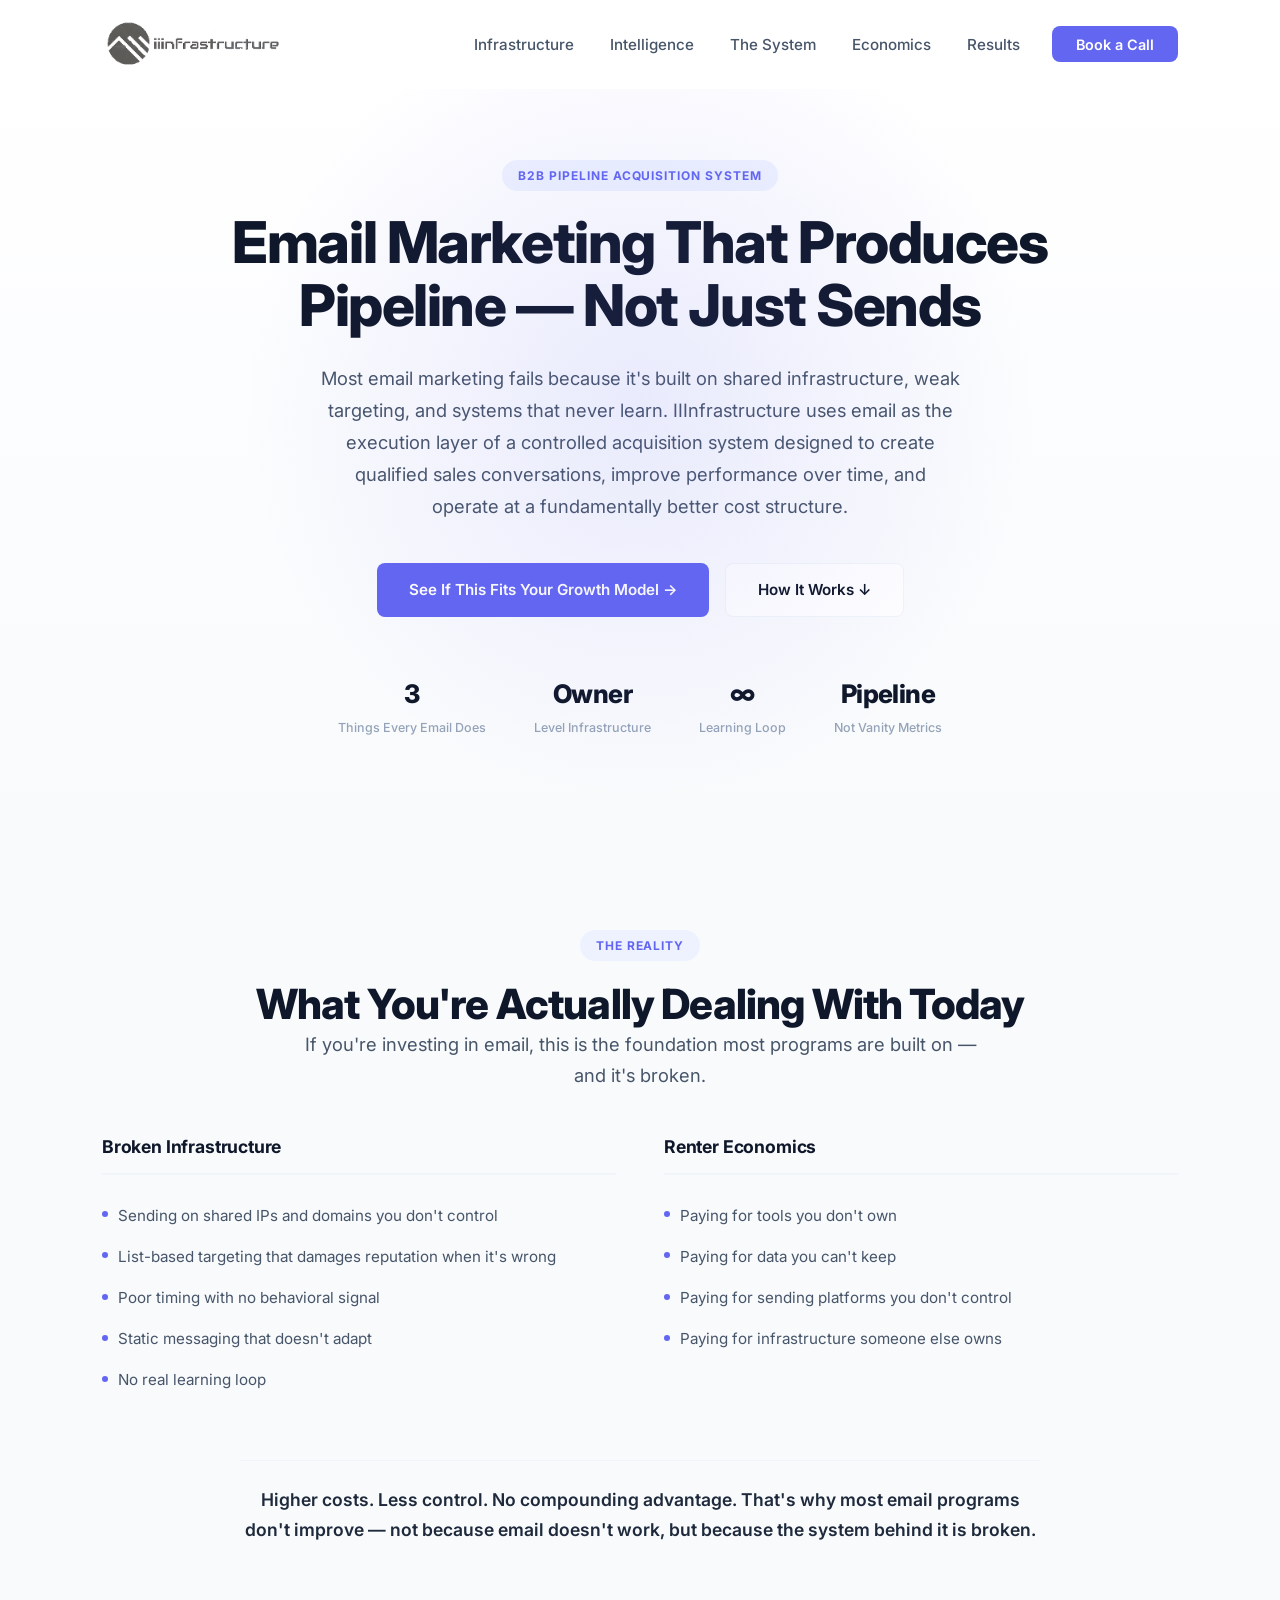
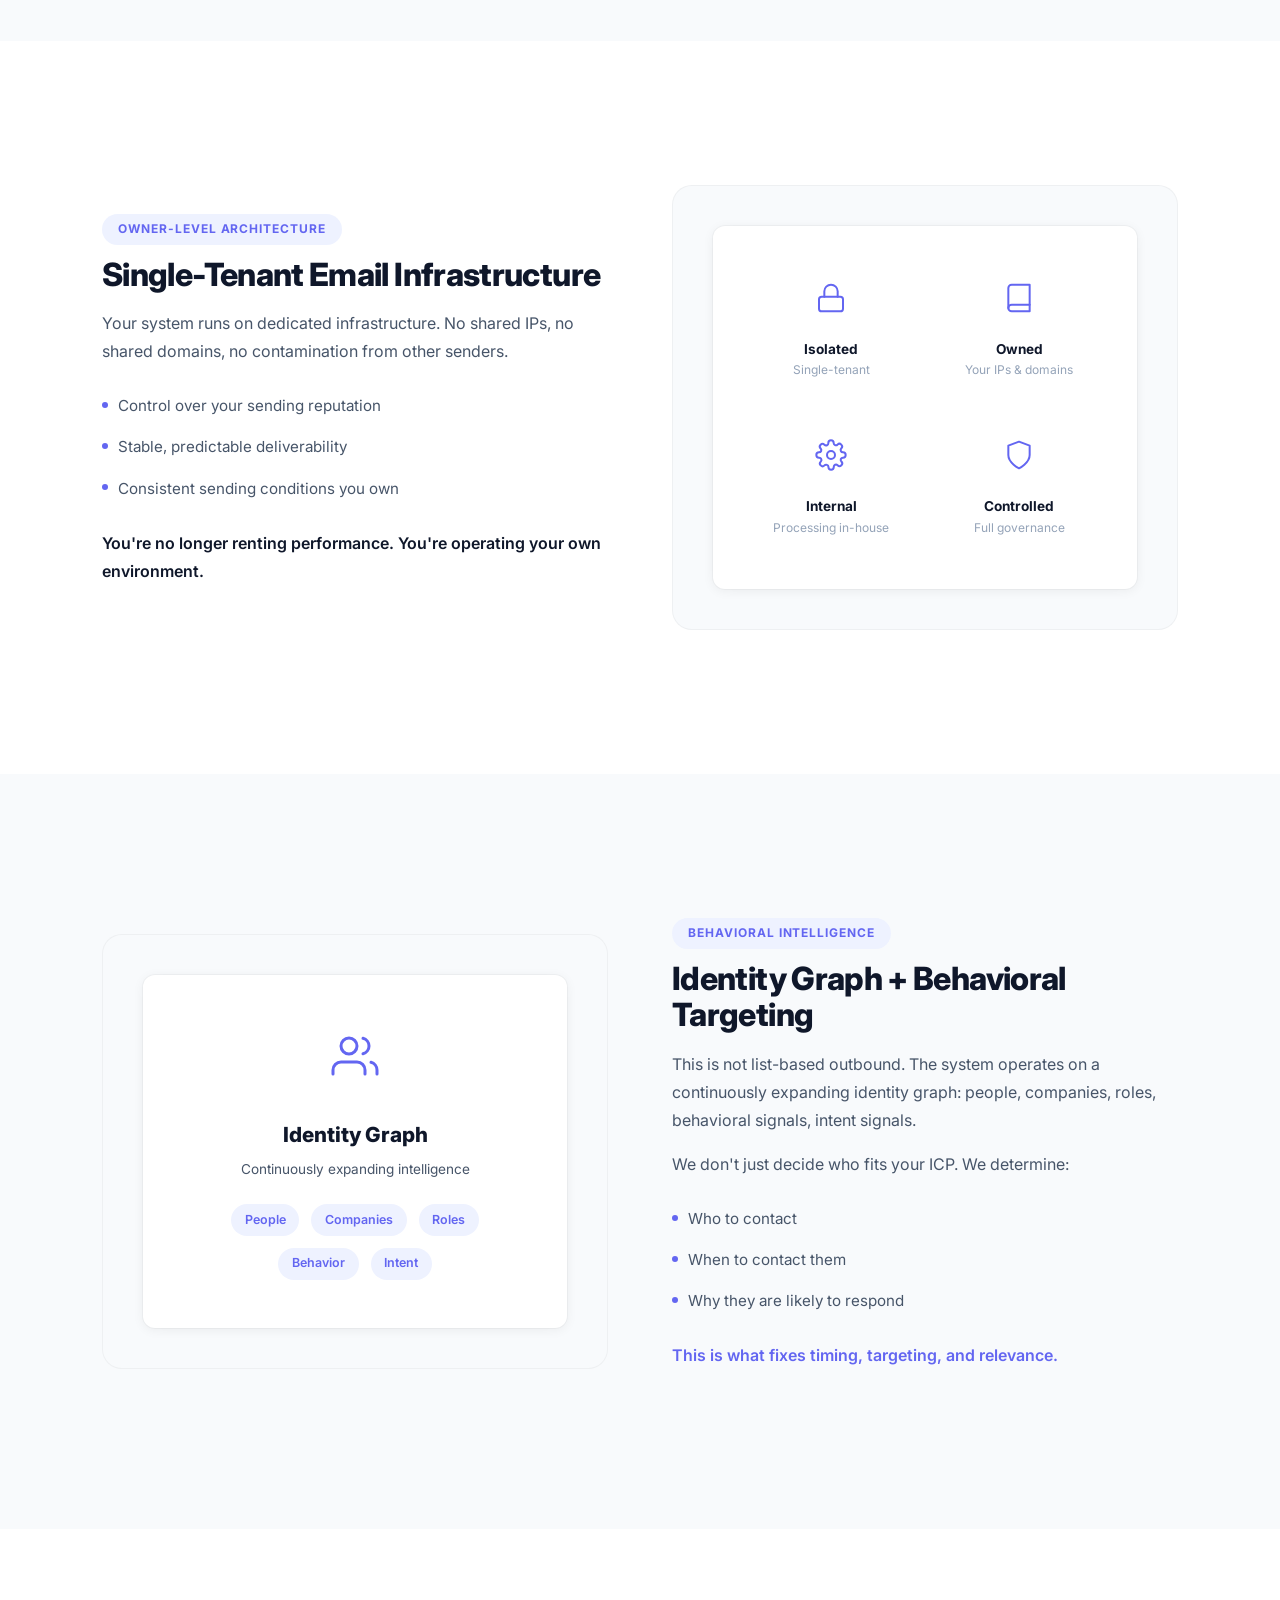
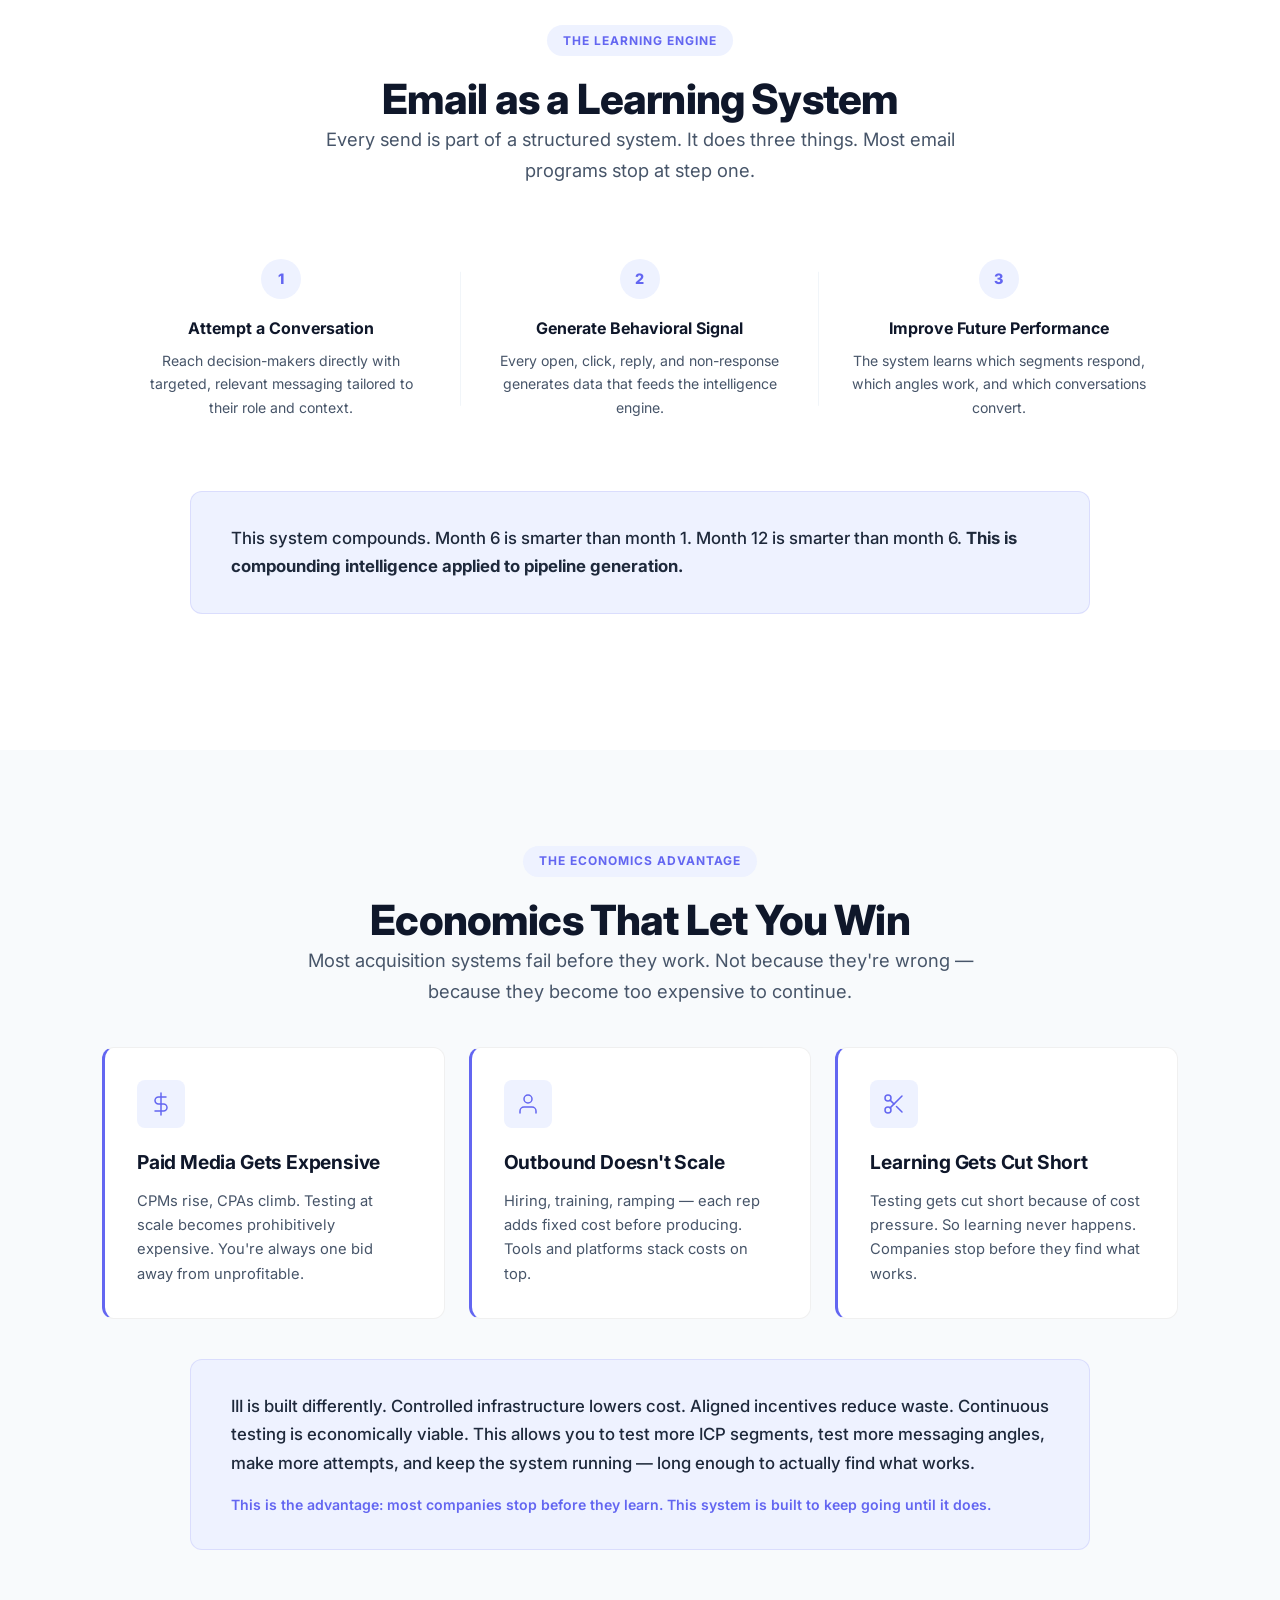
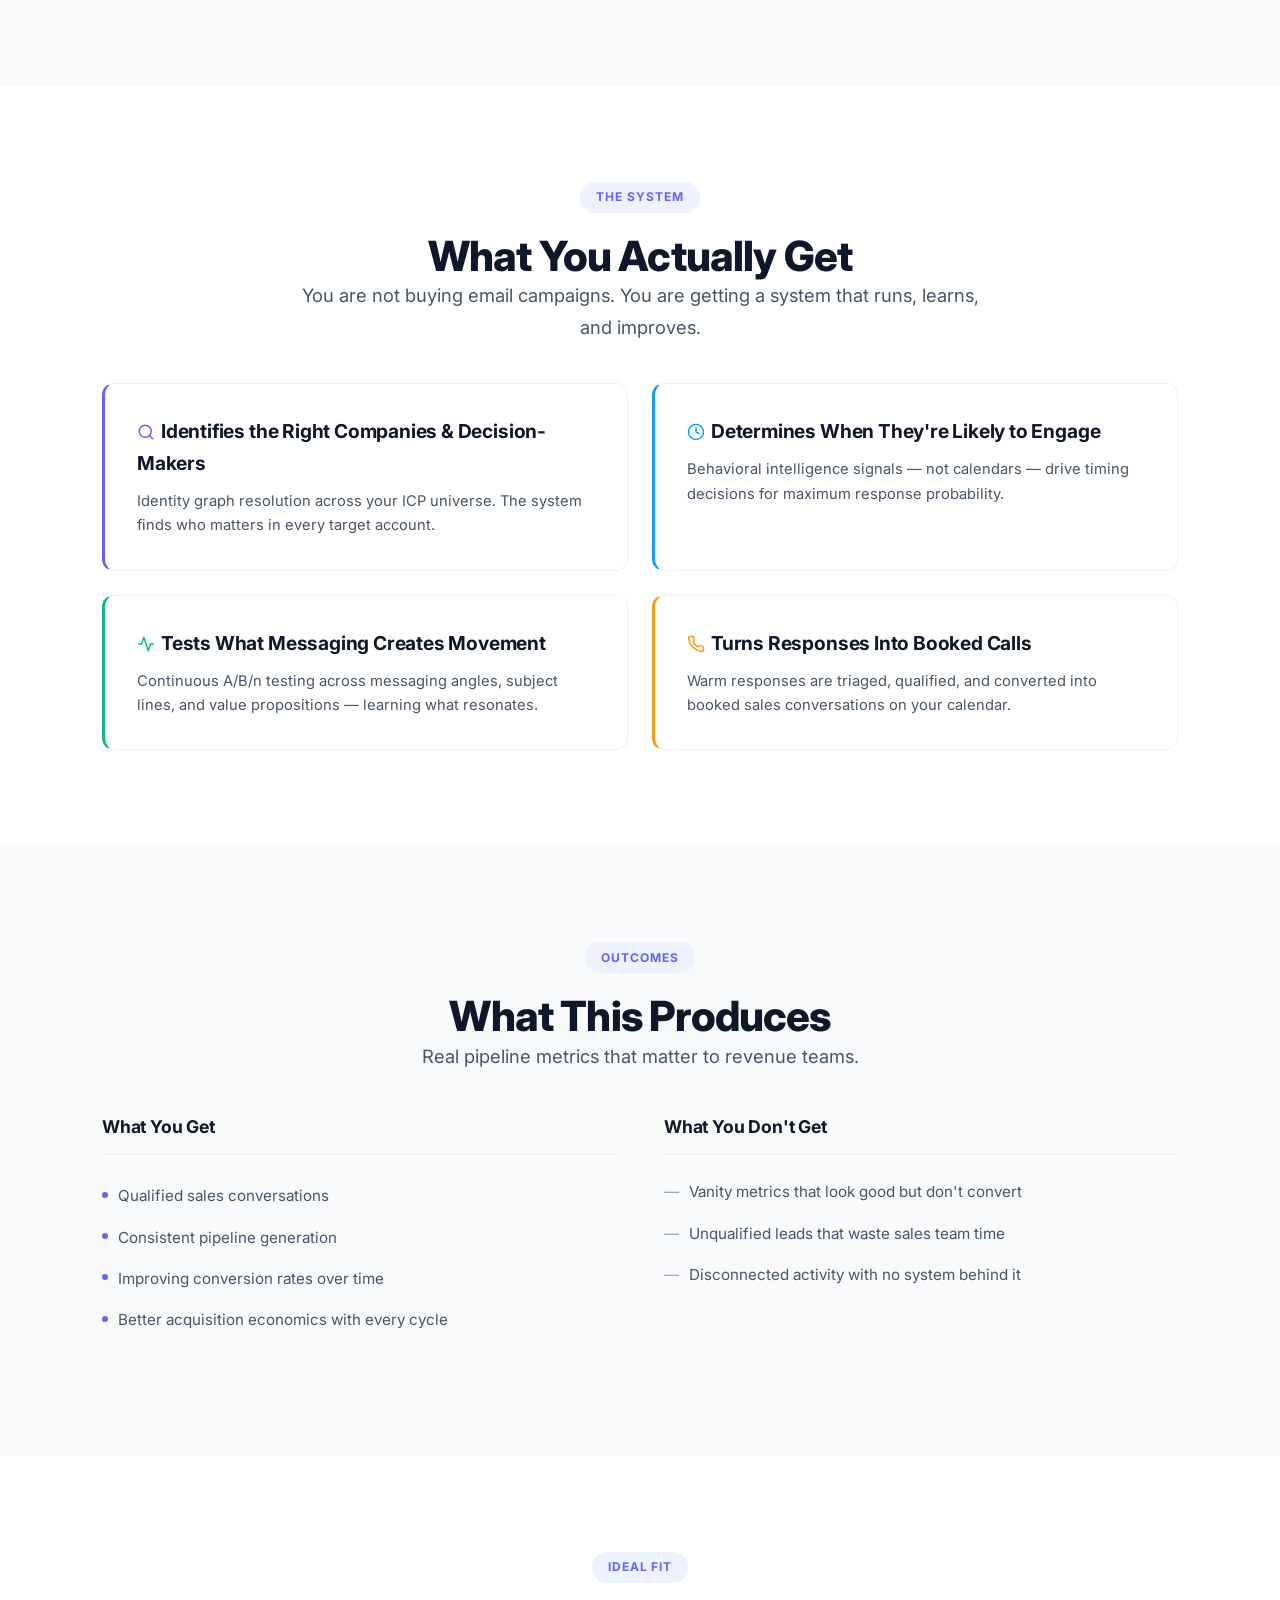
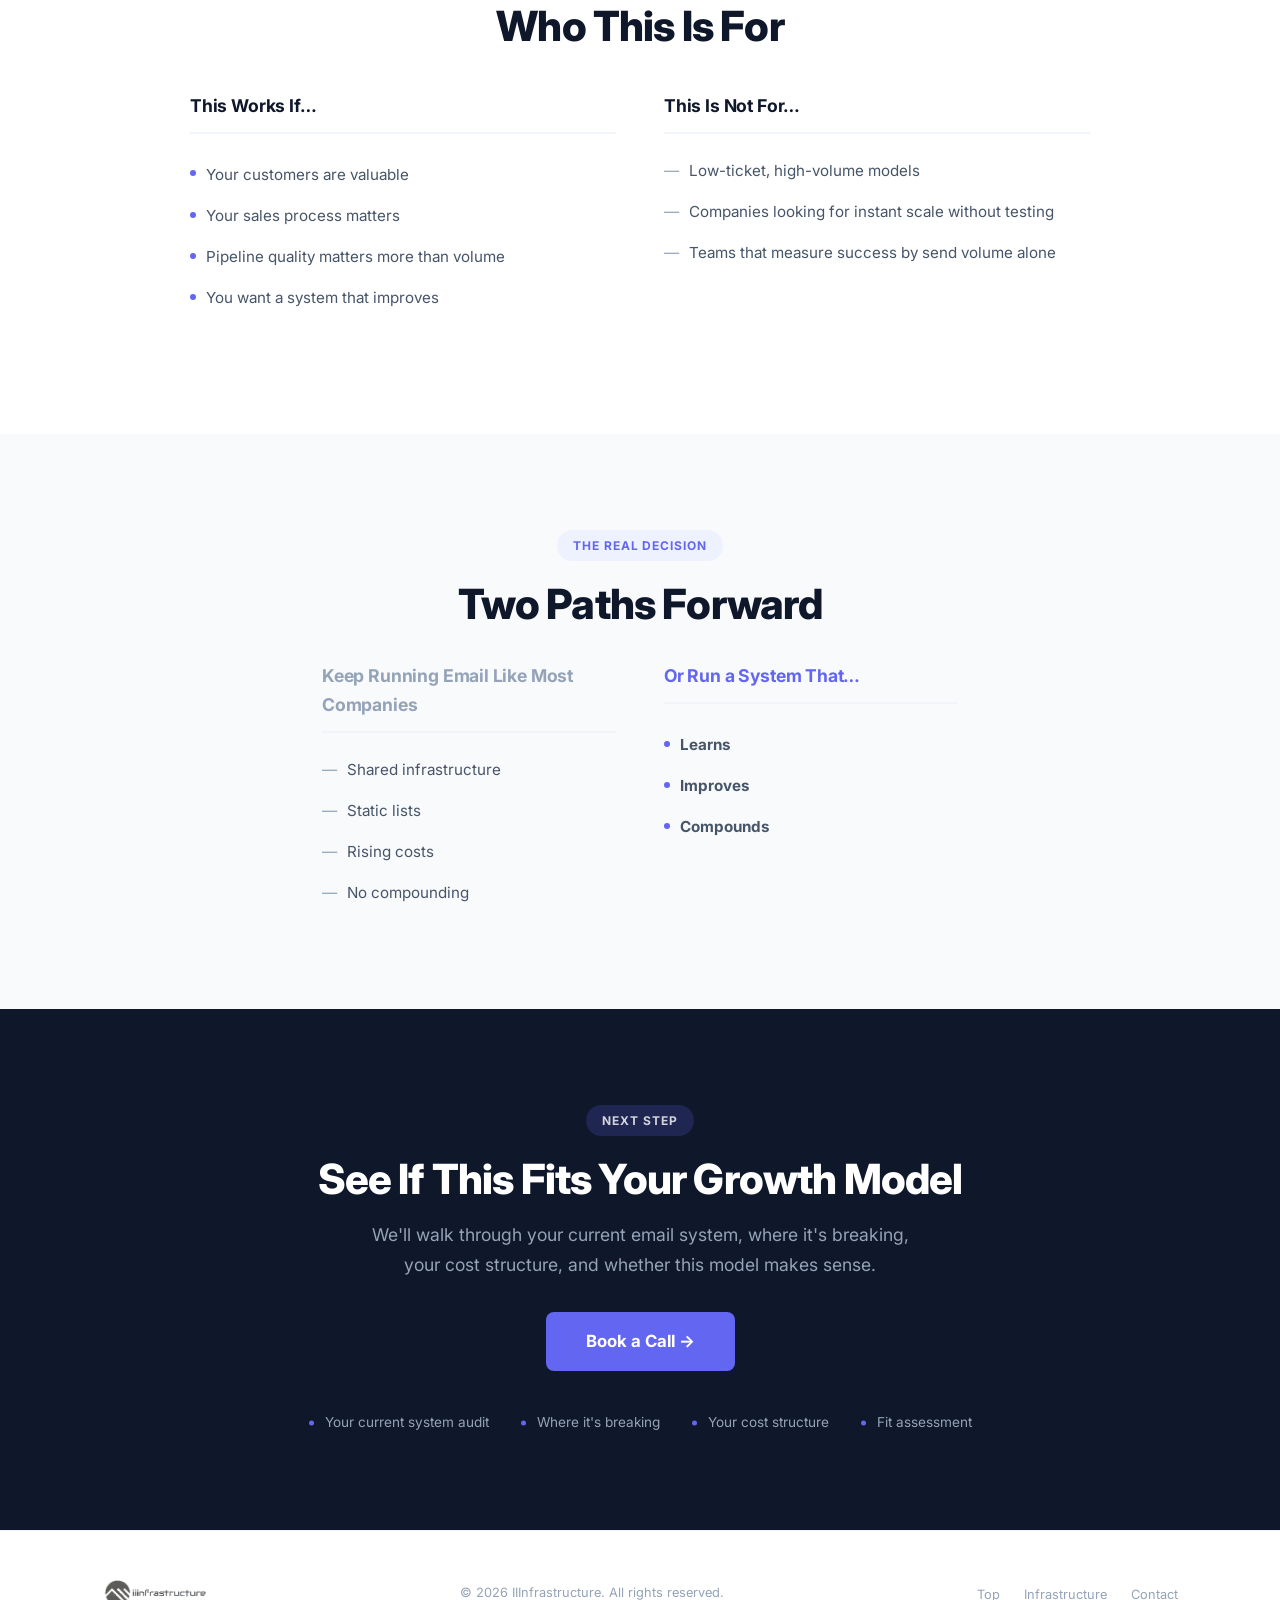
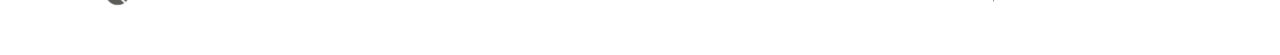
<file: index.html>
<!DOCTYPE html>
<html lang="en">

<head>
    <meta charset="UTF-8">
    <meta name="viewport" content="width=device-width, initial-scale=1.0">
    <title>IIInfrastructure — Email Marketing That Produces Pipeline, Not Just Sends</title>
    <meta name="description" content="IIInfrastructure uses email differently — as the execution layer of a controlled acquisition system designed to create qualified sales conversations, improve performance over time, and operate at a fundamentally better cost structure.">
    <link rel="preconnect" href="https://fonts.googleapis.com">
    <link rel="preconnect" href="https://fonts.gstatic.com" crossorigin>
    <link href="https://fonts.googleapis.com/css2?family=Inter:wght@400;500;600;700;800&display=swap" rel="stylesheet">
    <link rel="icon" type="image/png" href="favicon.png">
    <link rel="stylesheet" href="styles.css">
</head>

<body>

    <!-- ═════════════════ NAVIGATION ═════════════════ -->
    <nav class="nav" id="nav">
        <div class="nav-inner">
            <a href="/" class="nav-logo">
                <img src="iiinfrastructure-logo-transparent.png" alt="IIInfrastructure">
            </a>
            <button class="nav-toggle" id="navToggle" aria-label="Menu">
                <span></span><span></span><span></span>
            </button>
            <ul class="nav-links" id="navLinks">
                <li><a href="#infrastructure">Infrastructure</a></li>
                <li><a href="#intelligence">Intelligence</a></li>
                <li><a href="#system">The System</a></li>
                <li><a href="#economics">Economics</a></li>
                <li><a href="#results">Results</a></li>
                <li><a href="https://calendly.com/tliantonio" target="_blank" class="nav-cta">Book a Call</a></li>
            </ul>
        </div>
    </nav>


    <!-- ═════════════════ HERO ═════════════════ -->
    <section class="hero" id="top">
        <div class="container">
            <div class="section-tag">B2B Pipeline Acquisition System</div>
            <h1>
                Email Marketing That Produces<br>
                Pipeline — Not Just Sends
            </h1>
            <p class="hero-sub">
                Most email marketing fails because it's built on shared infrastructure, weak targeting,
                and systems that never learn. IIInfrastructure uses email as the execution layer of a
                controlled acquisition system designed to create qualified sales conversations, improve
                performance over time, and operate at a fundamentally better cost structure.
            </p>
            <div class="hero-actions">
                <a href="https://calendly.com/tliantonio" target="_blank" class="btn-primary">See If This Fits Your Growth Model &rarr;</a>
                <a href="#infrastructure" class="btn-secondary">How It Works &darr;</a>
            </div>
            <div class="trust-strip">
                <div class="trust-item">
                    <div class="trust-val">3</div>
                    <div class="trust-label">Things Every Email Does</div>
                </div>
                <div class="trust-item">
                    <div class="trust-val">Owner</div>
                    <div class="trust-label">Level Infrastructure</div>
                </div>
                <div class="trust-item">
                    <div class="trust-val">&infin;</div>
                    <div class="trust-label">Learning Loop</div>
                </div>
                <div class="trust-item">
                    <div class="trust-val">Pipeline</div>
                    <div class="trust-label">Not Vanity Metrics</div>
                </div>
            </div>
        </div>
    </section>


    <!-- ═════════════════ THE PROBLEM ═════════════════ -->
    <section class="section section-alt" id="problem">
        <div class="container">
            <div class="section-tag">The Reality</div>
            <h2>What You're Actually Dealing With Today</h2>
            <p class="section-lead">
                If you're investing in email, this is the foundation most programs are built on — and it's broken.
            </p>

            <div class="content-columns">
                <div>
                    <h3>Broken Infrastructure</h3>
                    <ul class="feature-list">
                        <li>Sending on shared IPs and domains you don't control</li>
                        <li>List-based targeting that damages reputation when it's wrong</li>
                        <li>Poor timing with no behavioral signal</li>
                        <li>Static messaging that doesn't adapt</li>
                        <li>No real learning loop</li>
                    </ul>
                </div>
                <div>
                    <h3>Renter Economics</h3>
                    <ul class="feature-list">
                        <li>Paying for tools you don't own</li>
                        <li>Paying for data you can't keep</li>
                        <li>Paying for sending platforms you don't control</li>
                        <li>Paying for infrastructure someone else owns</li>
                    </ul>
                </div>
            </div>

            <p class="section-emphasis">
                Higher costs. Less control. No compounding advantage. That's why most email programs don't improve — not because email doesn't work, but because the system behind it is broken.
            </p>
        </div>
    </section>


    <!-- ═════════════════ SINGLE-TENANT INFRASTRUCTURE ═════════════════ -->
    <section class="section" id="infrastructure">
        <div class="container">
            <div class="feature-section">
                <div class="feature-content">
                    <div class="section-tag">Owner-Level Architecture</div>
                    <h2>Single-Tenant Email Infrastructure</h2>
                    <p>Your system runs on dedicated infrastructure. No shared IPs, no shared domains, no contamination from other senders.</p>
                    <ul class="feature-list">
                        <li>Control over your sending reputation</li>
                        <li>Stable, predictable deliverability</li>
                        <li>Consistent sending conditions you own</li>
                    </ul>
                    <p style="font-weight: 600; color: var(--ink);">You're no longer renting performance. You're operating your own environment.</p>
                </div>
                <div class="feature-visual">
                    <div class="feature-visual-inner">
                        <div class="card-grid card-grid-2" style="margin-top: 0; gap: 1rem;">
                            <div style="text-align: center; padding: 1.2rem;">
                                <div style="font-size: 2rem; margin-bottom: 0.5rem; color: var(--accent);"><svg width="32" height="32" viewBox="0 0 24 24" fill="none" stroke="currentColor" stroke-width="1.5" stroke-linecap="round" stroke-linejoin="round"><rect x="3" y="11" width="18" height="11" rx="2" ry="2"/><path d="M7 11V7a5 5 0 0 1 10 0v4"/></svg></div>
                                <div style="font-weight: 700; font-size: 0.85rem; color: var(--ink);">Isolated</div>
                                <div style="font-size: 0.75rem; color: var(--slate-light);">Single-tenant</div>
                            </div>
                            <div style="text-align: center; padding: 1.2rem;">
                                <div style="font-size: 2rem; margin-bottom: 0.5rem; color: var(--accent);"><svg width="32" height="32" viewBox="0 0 24 24" fill="none" stroke="currentColor" stroke-width="1.5" stroke-linecap="round" stroke-linejoin="round"><path d="M4 19.5A2.5 2.5 0 0 1 6.5 17H20"/><path d="M6.5 2H20v20H6.5A2.5 2.5 0 0 1 4 19.5v-15A2.5 2.5 0 0 1 6.5 2z"/></svg></div>
                                <div style="font-weight: 700; font-size: 0.85rem; color: var(--ink);">Owned</div>
                                <div style="font-size: 0.75rem; color: var(--slate-light);">Your IPs & domains</div>
                            </div>
                            <div style="text-align: center; padding: 1.2rem;">
                                <div style="font-size: 2rem; margin-bottom: 0.5rem; color: var(--accent);"><svg width="32" height="32" viewBox="0 0 24 24" fill="none" stroke="currentColor" stroke-width="1.5" stroke-linecap="round" stroke-linejoin="round"><circle cx="12" cy="12" r="3"/><path d="M19.4 15a1.65 1.65 0 0 0 .33 1.82l.06.06a2 2 0 0 1-2.83 2.83l-.06-.06a1.65 1.65 0 0 0-1.82-.33 1.65 1.65 0 0 0-1 1.51V21a2 2 0 0 1-4 0v-.09A1.65 1.65 0 0 0 9 19.4a1.65 1.65 0 0 0-1.82.33l-.06.06a2 2 0 0 1-2.83-2.83l.06-.06A1.65 1.65 0 0 0 4.68 15a1.65 1.65 0 0 0-1.51-1H3a2 2 0 0 1 0-4h.09A1.65 1.65 0 0 0 4.6 9a1.65 1.65 0 0 0-.33-1.82l-.06-.06a2 2 0 0 1 2.83-2.83l.06.06A1.65 1.65 0 0 0 9 4.68a1.65 1.65 0 0 0 1-1.51V3a2 2 0 0 1 4 0v.09a1.65 1.65 0 0 0 1 1.51 1.65 1.65 0 0 0 1.82-.33l.06-.06a2 2 0 0 1 2.83 2.83l-.06.06A1.65 1.65 0 0 0 19.4 9a1.65 1.65 0 0 0 1.51 1H21a2 2 0 0 1 0 4h-.09a1.65 1.65 0 0 0-1.51 1z"/></svg></div>
                                <div style="font-weight: 700; font-size: 0.85rem; color: var(--ink);">Internal</div>
                                <div style="font-size: 0.75rem; color: var(--slate-light);">Processing in-house</div>
                            </div>
                            <div style="text-align: center; padding: 1.2rem;">
                                <div style="font-size: 2rem; margin-bottom: 0.5rem; color: var(--accent);"><svg width="32" height="32" viewBox="0 0 24 24" fill="none" stroke="currentColor" stroke-width="1.5" stroke-linecap="round" stroke-linejoin="round"><path d="M12 22s8-4 8-10V5l-8-3-8 3v7c0 6 8 10 8 10z"/></svg></div>
                                <div style="font-weight: 700; font-size: 0.85rem; color: var(--ink);">Controlled</div>
                                <div style="font-size: 0.75rem; color: var(--slate-light);">Full governance</div>
                            </div>
                        </div>
                    </div>
                </div>
            </div>
        </div>
    </section>


    <!-- ═════════════════ IDENTITY GRAPH ═════════════════ -->
    <section class="section section-alt" id="intelligence">
        <div class="container">
            <div class="feature-section reversed">
                <div class="feature-content">
                    <div class="section-tag">Behavioral Intelligence</div>
                    <h2>Identity Graph + Behavioral Targeting</h2>
                    <p>This is not list-based outbound. The system operates on a continuously expanding identity graph: people, companies, roles, behavioral signals, intent signals.</p>
                    <p>We don't just decide who fits your ICP. We determine:</p>
                    <ul class="feature-list">
                        <li>Who to contact</li>
                        <li>When to contact them</li>
                        <li>Why they are likely to respond</li>
                    </ul>
                    <p style="font-weight: 600; color: var(--accent);">This is what fixes timing, targeting, and relevance.</p>
                </div>
                <div class="feature-visual">
                    <div class="feature-visual-inner">
                        <div style="text-align: center; padding: 1rem;">
                            <div style="font-size: 3rem; margin-bottom: 1rem; color: var(--accent);"><svg width="48" height="48" viewBox="0 0 24 24" fill="none" stroke="currentColor" stroke-width="1.5" stroke-linecap="round" stroke-linejoin="round"><path d="M17 21v-2a4 4 0 0 0-4-4H5a4 4 0 0 0-4 4v2"/><circle cx="9" cy="7" r="4"/><path d="M23 21v-2a4 4 0 0 0-3-3.87"/><path d="M16 3.13a4 4 0 0 1 0 7.75"/></svg></div>
                            <div style="font-weight: 800; font-size: 1.3rem; color: var(--ink); margin-bottom: 0.3rem;">Identity Graph</div>
                            <div style="font-size: 0.85rem; color: var(--slate); margin-bottom: 1.5rem;">Continuously expanding intelligence</div>
                            <div style="display: flex; justify-content: center; gap: 0.75rem; flex-wrap: wrap;">
                                <span style="background: var(--accent-light); color: var(--accent); padding: 0.35rem 0.85rem; border-radius: 100px; font-size: 0.78rem; font-weight: 600;">People</span>
                                <span style="background: var(--accent-light); color: var(--accent); padding: 0.35rem 0.85rem; border-radius: 100px; font-size: 0.78rem; font-weight: 600;">Companies</span>
                                <span style="background: var(--accent-light); color: var(--accent); padding: 0.35rem 0.85rem; border-radius: 100px; font-size: 0.78rem; font-weight: 600;">Roles</span>
                                <span style="background: var(--accent-light); color: var(--accent); padding: 0.35rem 0.85rem; border-radius: 100px; font-size: 0.78rem; font-weight: 600;">Behavior</span>
                                <span style="background: var(--accent-light); color: var(--accent); padding: 0.35rem 0.85rem; border-radius: 100px; font-size: 0.78rem; font-weight: 600;">Intent</span>
                            </div>
                        </div>
                    </div>
                </div>
            </div>
        </div>
    </section>


    <!-- ═════════════════ THE SYSTEM ═════════════════ -->
    <section class="section" id="system">
        <div class="container">
            <div class="section-tag">The Learning Engine</div>
            <h2>Email as a Learning System</h2>
            <p class="section-lead">
                Every send is part of a structured system. It does three things. Most email programs stop at step one.
            </p>

            <div class="step-flow">
                <div class="step">
                    <div class="step-num">1</div>
                    <h4>Attempt a Conversation</h4>
                    <p>Reach decision-makers directly with targeted, relevant messaging tailored to their role and context.</p>
                </div>
                <div class="step">
                    <div class="step-num">2</div>
                    <h4>Generate Behavioral Signal</h4>
                    <p>Every open, click, reply, and non-response generates data that feeds the intelligence engine.</p>
                </div>
                <div class="step">
                    <div class="step-num">3</div>
                    <h4>Improve Future Performance</h4>
                    <p>The system learns which segments respond, which angles work, and which conversations convert.</p>
                </div>
            </div>

            <div class="callout">
                <p>This system compounds. Month 6 is smarter than month 1. Month 12 is smarter than month 6. <strong>This is compounding intelligence applied to pipeline generation.</strong></p>
            </div>
        </div>
    </section>


    <!-- ═════════════════ ECONOMICS ═════════════════ -->
    <section class="section section-alt" id="economics">
        <div class="container">
            <div class="section-tag">The Economics Advantage</div>
            <h2>Economics That Let You Win</h2>
            <p class="section-lead">
                Most acquisition systems fail before they work. Not because they're wrong — because they become too expensive to continue.
            </p>

            <div class="card-grid card-grid-3">
                <div class="card card-accent">
                    <div class="card-icon"><svg width="24" height="24" viewBox="0 0 24 24" fill="none" stroke="var(--accent)" stroke-width="1.5" stroke-linecap="round" stroke-linejoin="round"><line x1="12" y1="1" x2="12" y2="23"/><path d="M17 5H9.5a3.5 3.5 0 0 0 0 7h5a3.5 3.5 0 0 1 0 7H6"/></svg></div>
                    <h3>Paid Media Gets Expensive</h3>
                    <p>CPMs rise, CPAs climb. Testing at scale becomes prohibitively expensive. You're always one bid away from unprofitable.</p>
                </div>
                <div class="card card-accent">
                    <div class="card-icon"><svg width="24" height="24" viewBox="0 0 24 24" fill="none" stroke="var(--accent)" stroke-width="1.5" stroke-linecap="round" stroke-linejoin="round"><path d="M20 21v-2a4 4 0 0 0-4-4H8a4 4 0 0 0-4 4v2"/><circle cx="12" cy="7" r="4"/></svg></div>
                    <h3>Outbound Doesn't Scale</h3>
                    <p>Hiring, training, ramping — each rep adds fixed cost before producing. Tools and platforms stack costs on top.</p>
                </div>
                <div class="card card-accent">
                    <div class="card-icon"><svg width="24" height="24" viewBox="0 0 24 24" fill="none" stroke="var(--accent)" stroke-width="1.5" stroke-linecap="round" stroke-linejoin="round"><circle cx="6" cy="6" r="3"/><circle cx="6" cy="18" r="3"/><line x1="20" y1="4" x2="8.12" y2="15.88"/><line x1="14.47" y1="14.48" x2="20" y2="20"/><line x1="8.12" y1="8.12" x2="12" y2="12"/></svg></div>
                    <h3>Learning Gets Cut Short</h3>
                    <p>Testing gets cut short because of cost pressure. So learning never happens. Companies stop before they find what works.</p>
                </div>
            </div>

            <div class="callout" style="margin-top: 2.5rem;">
                <p>
                    III is built differently. Controlled infrastructure lowers cost. Aligned incentives reduce waste.
                    Continuous testing is economically viable. This allows you to test more ICP segments, test more
                    messaging angles, make more attempts, and keep the system running — long enough to actually find what works.
                </p>
                <div class="callout-source">This is the advantage: most companies stop before they learn. This system is built to keep going until it does.</div>
            </div>
        </div>
    </section>


    <!-- ═════════════════ WHAT YOU GET ═════════════════ -->
    <section class="section" id="what-you-get">
        <div class="container">
            <div class="section-tag">The System</div>
            <h2>What You Actually Get</h2>
            <p class="section-lead">You are not buying email campaigns. You are getting a system that runs, learns, and improves.</p>

            <div class="card-grid card-grid-2" style="margin-top: 2.5rem;">
                <div class="card" style="border-left: 3px solid var(--accent);">
                    <h3><svg width="18" height="18" viewBox="0 0 24 24" fill="none" stroke="var(--accent)" stroke-width="2" stroke-linecap="round" stroke-linejoin="round" style="vertical-align: -3px; margin-right: 6px;"><circle cx="11" cy="11" r="8"/><line x1="21" y1="21" x2="16.65" y2="16.65"/></svg>Identifies the Right Companies &amp; Decision-Makers</h3>
                    <p>Identity graph resolution across your ICP universe. The system finds who matters in every target account.</p>
                </div>
                <div class="card" style="border-left: 3px solid #0ea5e9;">
                    <h3><svg width="18" height="18" viewBox="0 0 24 24" fill="none" stroke="#0ea5e9" stroke-width="2" stroke-linecap="round" stroke-linejoin="round" style="vertical-align: -3px; margin-right: 6px;"><circle cx="12" cy="12" r="10"/><polyline points="12 6 12 12 16 14"/></svg>Determines When They're Likely to Engage</h3>
                    <p>Behavioral intelligence signals — not calendars — drive timing decisions for maximum response probability.</p>
                </div>
                <div class="card" style="border-left: 3px solid var(--emerald);">
                    <h3><svg width="18" height="18" viewBox="0 0 24 24" fill="none" stroke="var(--emerald)" stroke-width="2" stroke-linecap="round" stroke-linejoin="round" style="vertical-align: -3px; margin-right: 6px;"><polyline points="22 12 18 12 15 21 9 3 6 12 2 12"/></svg>Tests What Messaging Creates Movement</h3>
                    <p>Continuous A/B/n testing across messaging angles, subject lines, and value propositions — learning what resonates.</p>
                </div>
                <div class="card" style="border-left: 3px solid var(--amber);">
                    <h3><svg width="18" height="18" viewBox="0 0 24 24" fill="none" stroke="var(--amber)" stroke-width="2" stroke-linecap="round" stroke-linejoin="round" style="vertical-align: -3px; margin-right: 6px;"><path d="M22 16.92v3a2 2 0 0 1-2.18 2 19.79 19.79 0 0 1-8.63-3.07 19.5 19.5 0 0 1-6-6 19.79 19.79 0 0 1-3.07-8.67A2 2 0 0 1 4.11 2h3a2 2 0 0 1 2 1.72 12.84 12.84 0 0 0 .7 2.81 2 2 0 0 1-.45 2.11L8.09 9.91a16 16 0 0 0 6 6l1.27-1.27a2 2 0 0 1 2.11-.45 12.84 12.84 0 0 0 2.81.7A2 2 0 0 1 22 16.92z"/></svg>Turns Responses Into Booked Calls</h3>
                    <p>Warm responses are triaged, qualified, and converted into booked sales conversations on your calendar.</p>
                </div>
            </div>
        </div>
    </section>


    <!-- ═════════════════ RESULTS ═════════════════ -->
    <section class="section section-alt" id="results">
        <div class="container">
            <div class="section-tag">Outcomes</div>
            <h2>What This Produces</h2>
            <p class="section-lead">Real pipeline metrics that matter to revenue teams.</p>

            <div class="content-columns">
                <div>
                    <h3>What You Get</h3>
                    <ul class="feature-list">
                        <li>Qualified sales conversations</li>
                        <li>Consistent pipeline generation</li>
                        <li>Improving conversion rates over time</li>
                        <li>Better acquisition economics with every cycle</li>
                    </ul>
                </div>
                <div>
                    <h3>What You Don't Get</h3>
                    <ul class="plain-list">
                        <li>Vanity metrics that look good but don't convert</li>
                        <li>Unqualified leads that waste sales team time</li>
                        <li>Disconnected activity with no system behind it</li>
                    </ul>
                </div>
            </div>
        </div>
    </section>


    <!-- ═════════════════ WHO THIS IS FOR ═════════════════ -->
    <section class="section" id="fit">
        <div class="container">
            <div class="section-tag">Ideal Fit</div>
            <h2>Who This Is For</h2>

            <div class="content-columns" style="max-width: 900px; margin: 2.5rem auto 0; text-align: left;">
                <div>
                    <h3>This Works If&hellip;</h3>
                    <ul class="feature-list">
                        <li>Your customers are valuable</li>
                        <li>Your sales process matters</li>
                        <li>Pipeline quality matters more than volume</li>
                        <li>You want a system that improves</li>
                    </ul>
                </div>
                <div>
                    <h3>This Is Not For&hellip;</h3>
                    <ul class="plain-list">
                        <li>Low-ticket, high-volume models</li>
                        <li>Companies looking for instant scale without testing</li>
                        <li>Teams that measure success by send volume alone</li>
                    </ul>
                </div>
            </div>
        </div>
    </section>


    <!-- ═════════════════ THE DECISION ═════════════════ -->
    <section class="section section-alt">
        <div class="container" style="max-width: 700px;">
            <div class="section-tag">The Real Decision</div>
            <h2>Two Paths Forward</h2>

            <div class="content-columns" style="margin-top: 2rem; text-align: left;">
                <div>
                    <h3 style="color: var(--slate-light);">Keep Running Email Like Most Companies</h3>
                    <ul class="plain-list">
                        <li>Shared infrastructure</li>
                        <li>Static lists</li>
                        <li>Rising costs</li>
                        <li>No compounding</li>
                    </ul>
                </div>
                <div>
                    <h3 style="color: var(--accent);">Or Run a System That&hellip;</h3>
                    <ul class="feature-list">
                        <li><strong>Learns</strong></li>
                        <li><strong>Improves</strong></li>
                        <li><strong>Compounds</strong></li>
                    </ul>
                </div>
            </div>
        </div>
    </section>


    <!-- ═════════════════ CTA ═════════════════ -->
    <section class="cta-section" id="contact">
        <div class="container">
            <div class="section-tag" style="background: rgba(99,102,241,0.2); color: rgba(255,255,255,0.8);">Next Step</div>
            <h2>See If This Fits Your Growth Model</h2>
            <p>
                We'll walk through your current email system, where it's breaking,
                your cost structure, and whether this model makes sense.
            </p>
            <a href="https://calendly.com/tliantonio" target="_blank" class="cta-btn">Book a Call &rarr;</a>
            <div class="cta-list">
                <div class="cta-list-item">Your current system audit</div>
                <div class="cta-list-item">Where it's breaking</div>
                <div class="cta-list-item">Your cost structure</div>
                <div class="cta-list-item">Fit assessment</div>
            </div>
        </div>
    </section>


    <!-- ═════════════════ FOOTER ═════════════════ -->
    <footer class="footer">
        <div class="footer-inner">
            <div class="footer-logo">
                <img src="iiinfrastructure-logo-transparent.png" alt="IIInfrastructure">
            </div>
            <p class="footer-copy">&copy; 2026 IIInfrastructure. All rights reserved.</p>
            <ul class="footer-links">
                <li><a href="#top">Top</a></li>
                <li><a href="#infrastructure">Infrastructure</a></li>
                <li><a href="#contact">Contact</a></li>
            </ul>
        </div>
    </footer>


    <!-- ═════════════════ SCRIPTS ═════════════════ -->
    <script>
        // Mobile nav toggle
        document.getElementById('navToggle').addEventListener('click', () => {
            document.getElementById('navLinks').classList.toggle('open');
        });

        // Close mobile nav on link click
        document.querySelectorAll('.nav-links a').forEach(link => {
            link.addEventListener('click', () => {
                document.getElementById('navLinks').classList.remove('open');
            });
        });

        // Scroll effect on nav
        window.addEventListener('scroll', () => {
            document.getElementById('nav').classList.toggle('scrolled', window.scrollY > 20);
        });

        // Fade-in on scroll
        const observer = new IntersectionObserver((entries) => {
            entries.forEach(entry => {
                if (entry.isIntersecting) {
                    entry.target.classList.add('visible');
                    observer.unobserve(entry.target);
                }
            });
        }, { threshold: 0.1 });

        document.querySelectorAll('.card, .content-columns, .callout, .step, .feature-section, .feature-visual, .section-emphasis').forEach(el => {
            el.classList.add('fade-in');
            observer.observe(el);
        });
    </script>

</body>

</html>
</file>
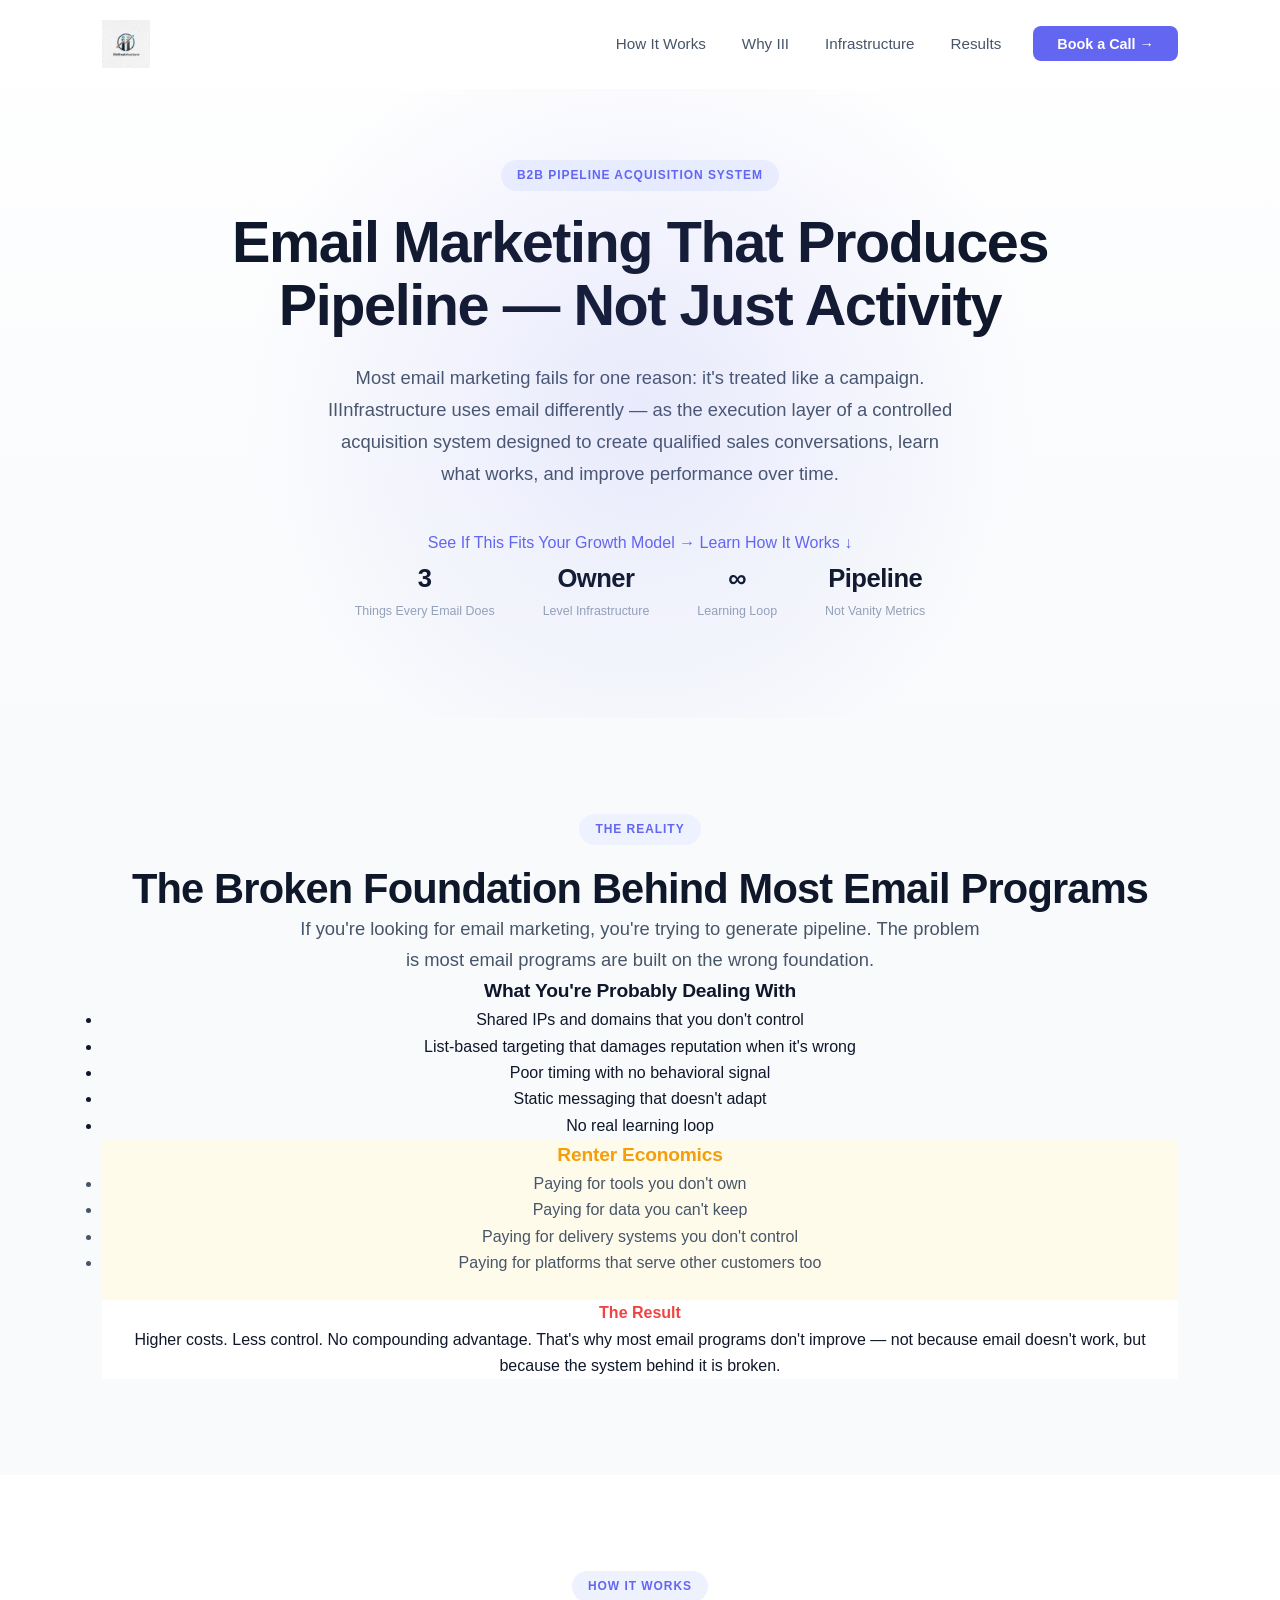
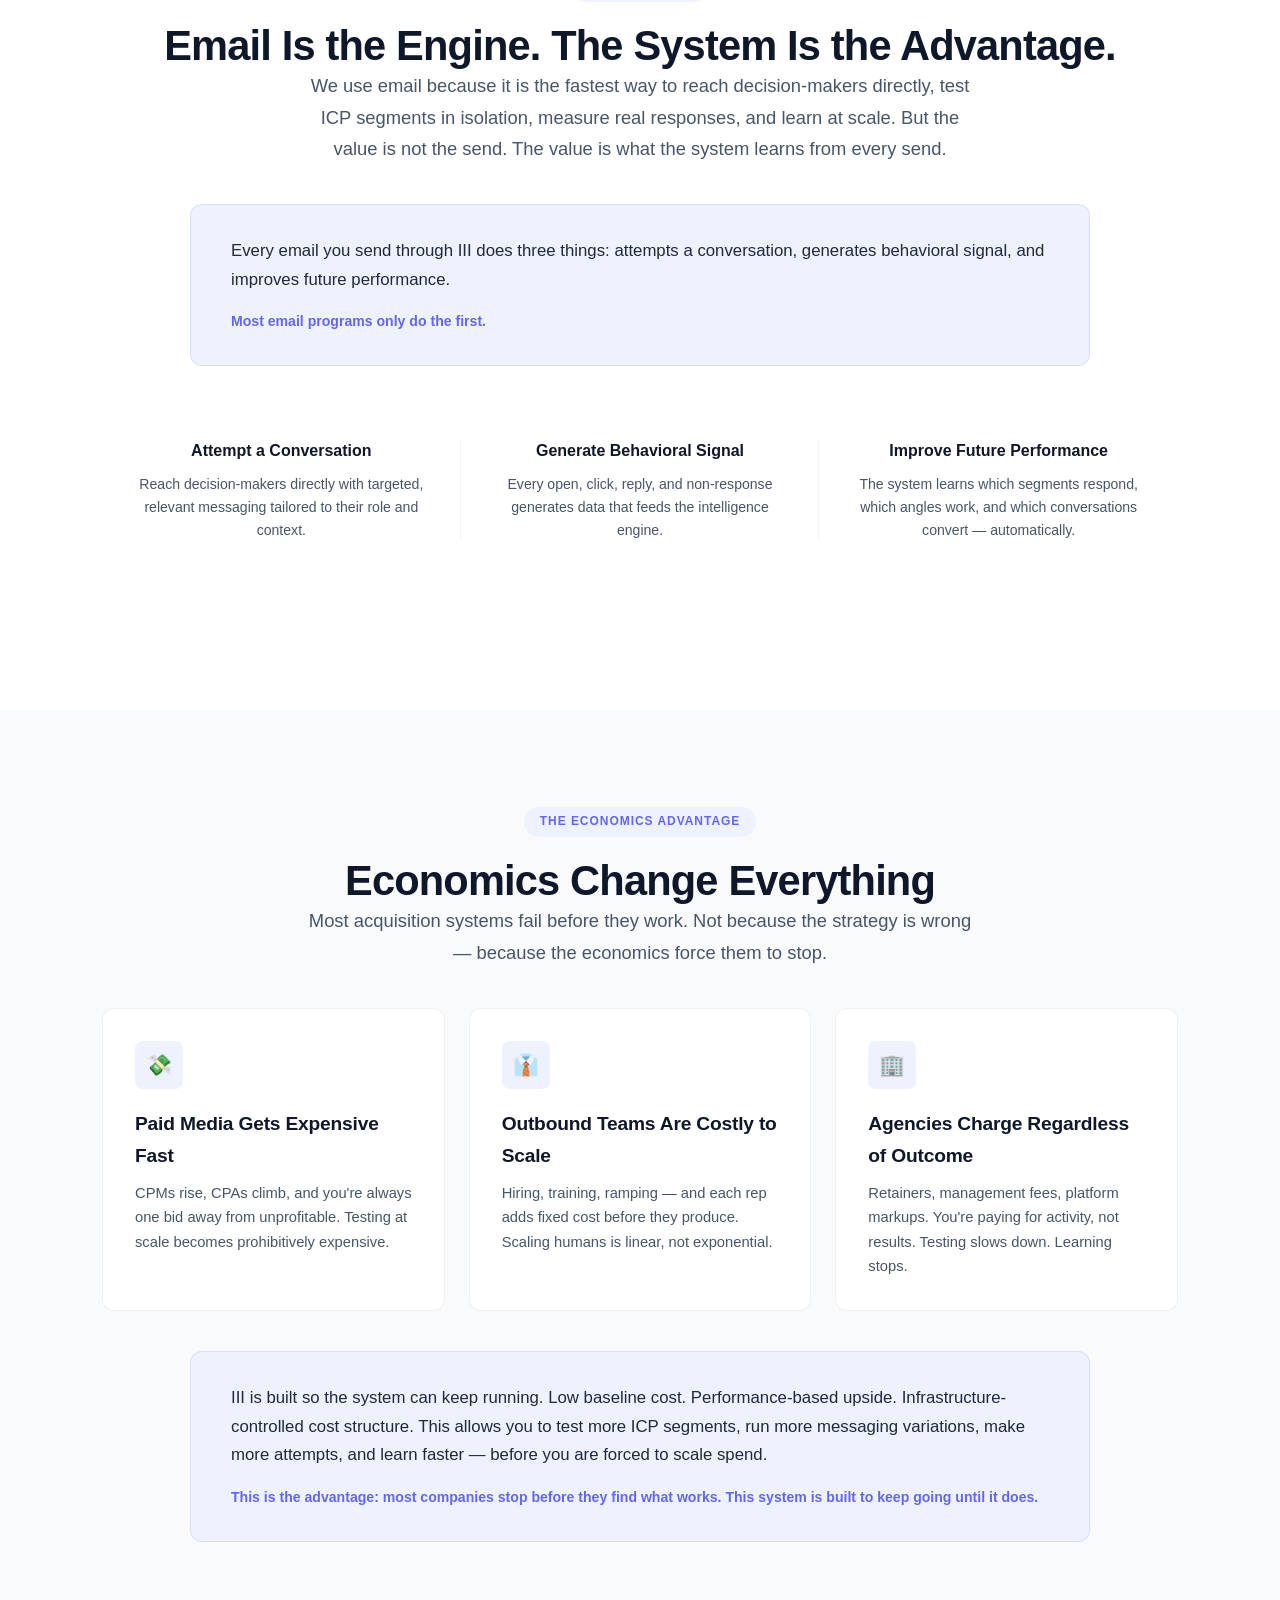
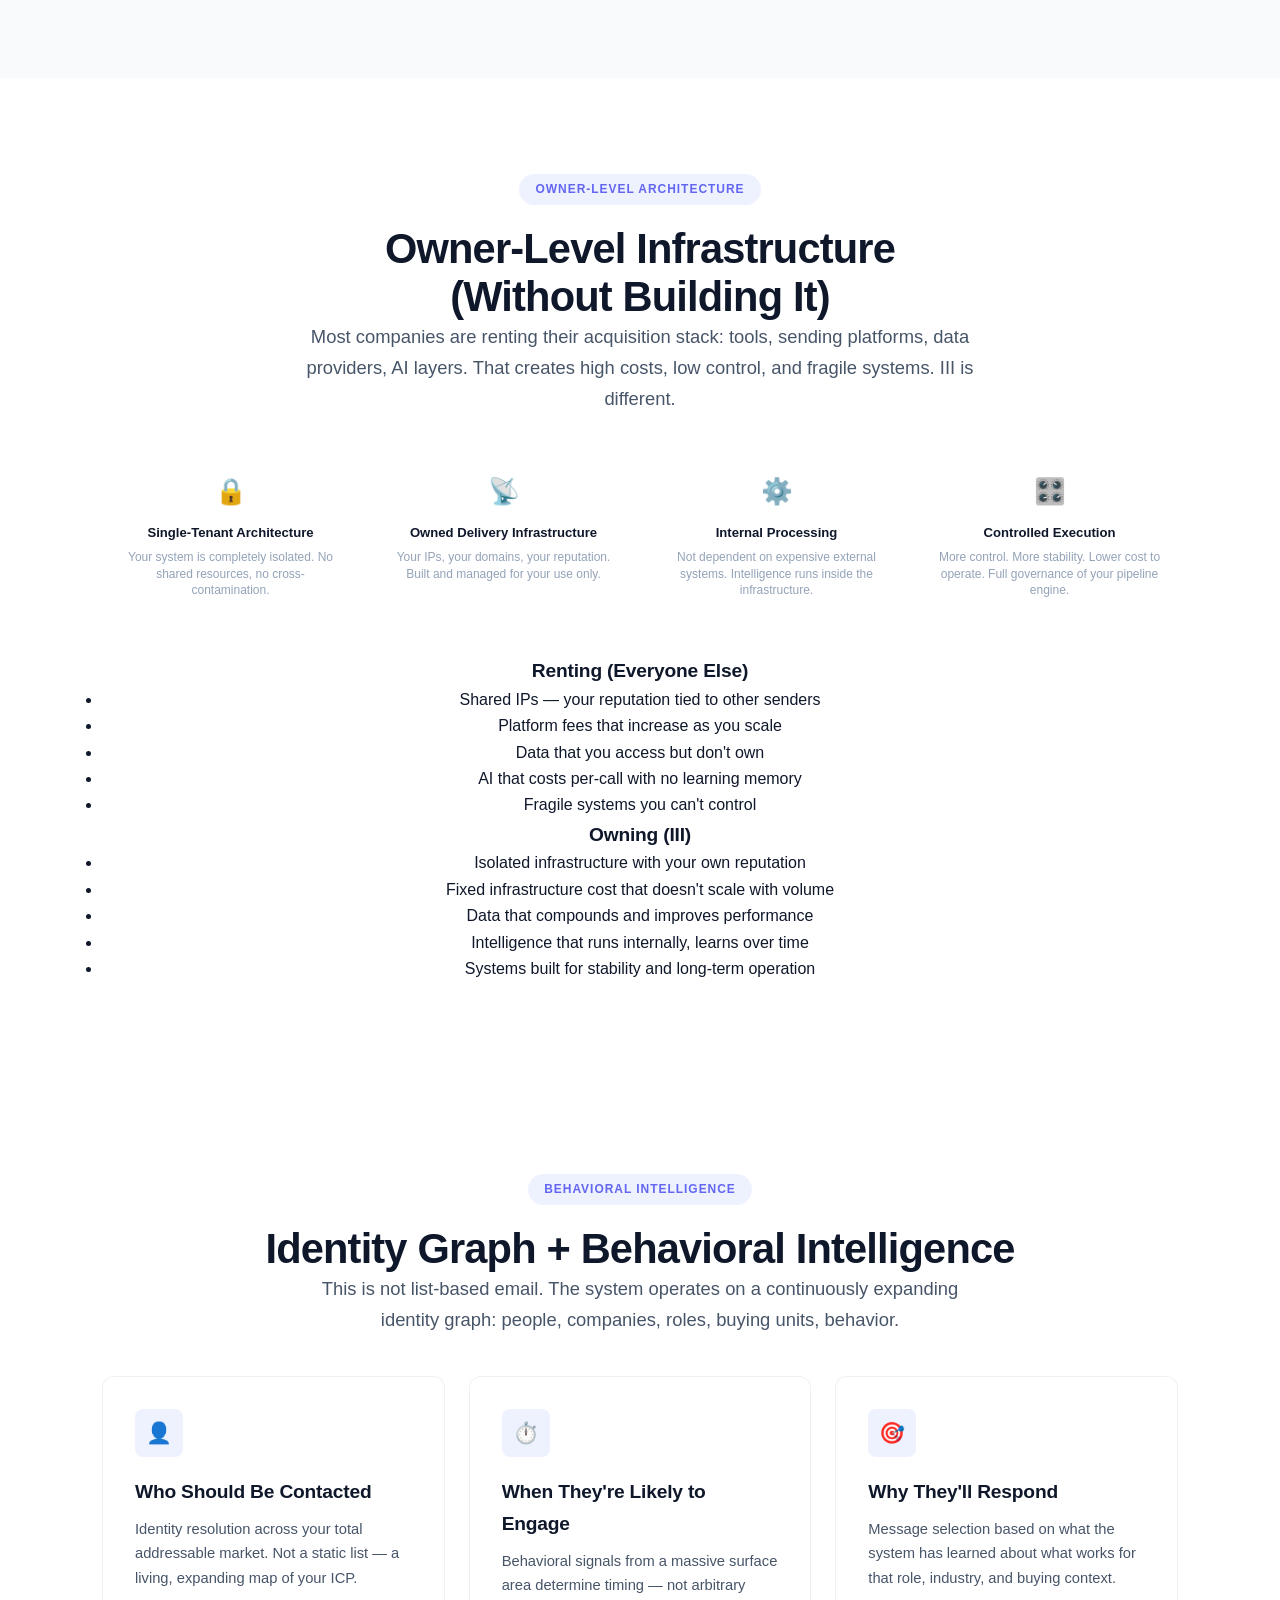
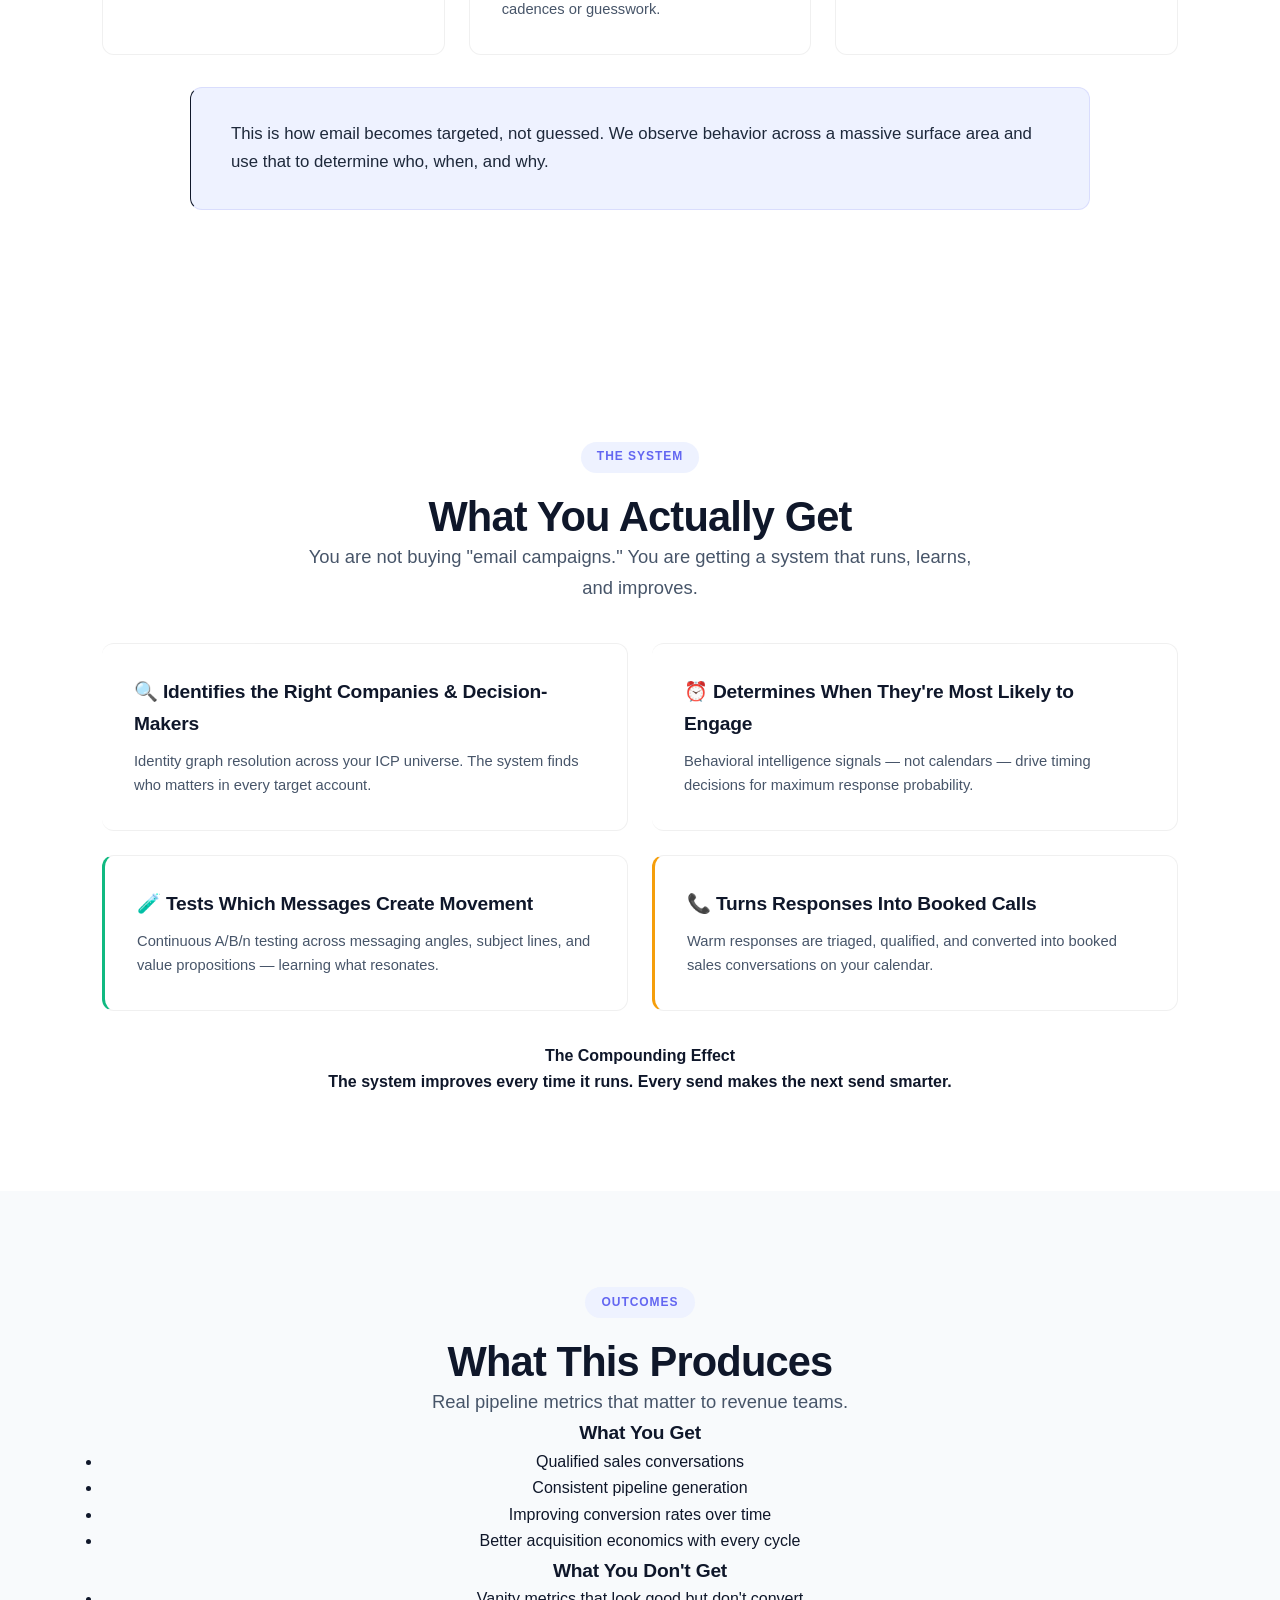
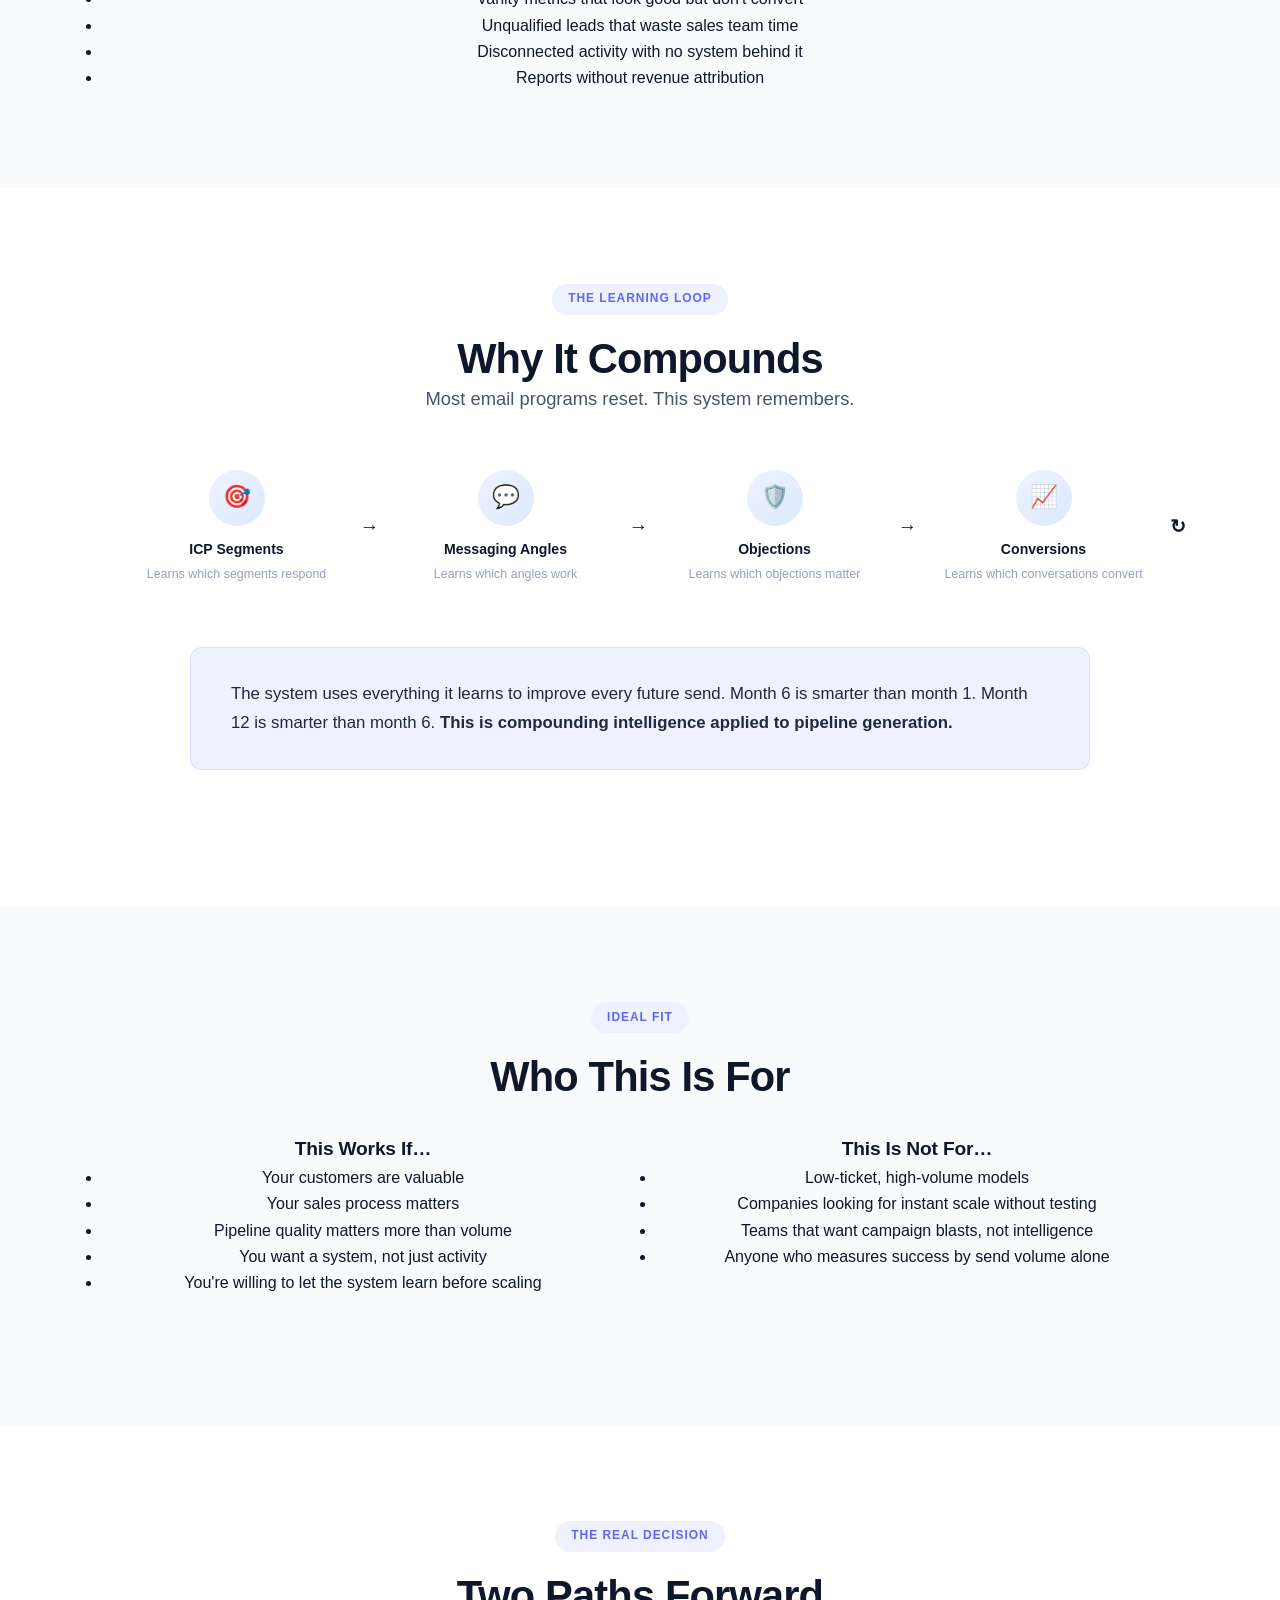
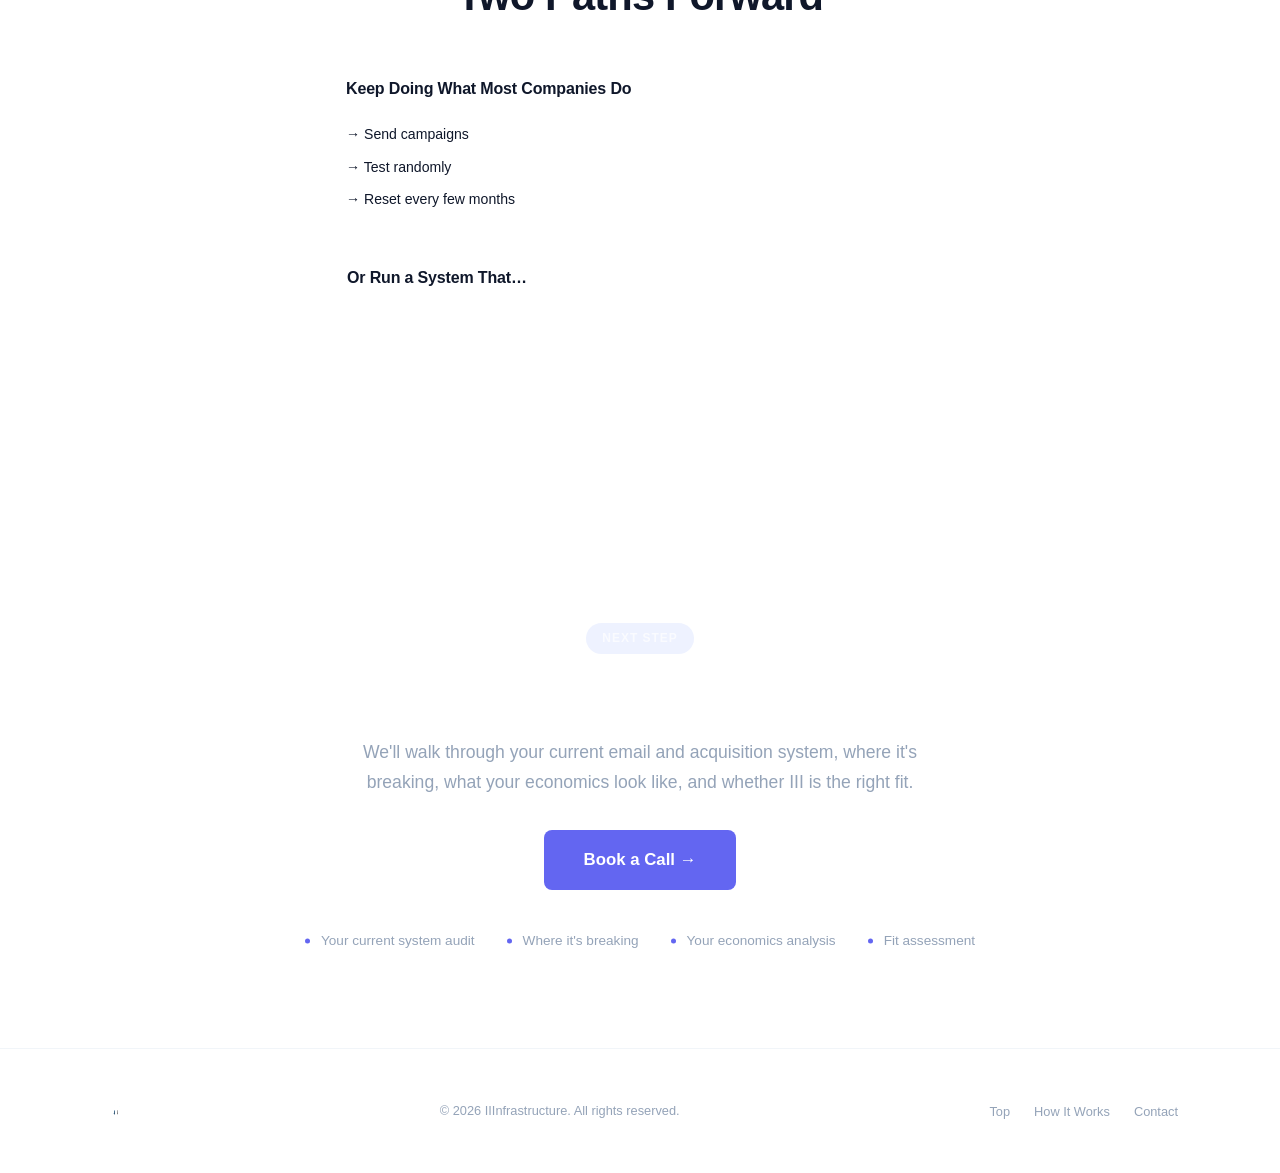
<file: v1-archive.html>
<!DOCTYPE html>
<html lang="en">

<head>
    <meta charset="UTF-8">
    <meta name="viewport" content="width=device-width, initial-scale=1.0">
    <title>IIInfrastructure — Email Marketing That Produces Pipeline, Not Just Activity</title>
    <meta name="description" content="IIInfrastructure uses email differently. Email is the execution layer of a controlled acquisition system designed to create qualified sales conversations, learn what works, and improve performance over time.">
    <link rel="stylesheet" href="styles.css">
    <!-- Favicon placeholder -->
    <style>
        /* Page-specific micro styles */
        .learning-loop {
            display: grid;
            grid-template-columns: repeat(4, 1fr);
            gap: 0;
            margin: 2rem 0;
            position: relative;
        }
        @media(max-width:768px){ .learning-loop{grid-template-columns:1fr 1fr;} }
        .loop-step {
            text-align: center;
            padding: 1.5rem 1rem;
            position: relative;
        }
        .loop-step::after {
            content: '→';
            position: absolute;
            right: -8px;
            top: 50%;
            transform: translateY(-50%);
            color: var(--gray-300);
            font-size: 1.2rem;
            font-weight: 700;
        }
        .loop-step:last-child::after { content: '↻'; color: var(--royal); }
        @media(max-width:768px){ .loop-step::after{display:none;} }
        .loop-icon {
            width: 56px;
            height: 56px;
            border-radius: 50%;
            display: flex;
            align-items: center;
            justify-content: center;
            margin: 0 auto 0.75rem;
            font-size: 1.4rem;
            background: linear-gradient(135deg, #eef2ff, #dbeafe);
        }
        .loop-step h4 { font-size: 0.88rem; font-weight: 700; color: var(--navy); margin-bottom: 0.25rem; }
        .loop-step p { font-size: 0.78rem; color: var(--slate-light); line-height: 1.45; }

        /* Infrastructure pillars */
        .pillars {
            display: grid;
            grid-template-columns: repeat(4, 1fr);
            gap: 1rem;
            margin: 2rem 0;
        }
        @media(max-width:768px){ .pillars{grid-template-columns:1fr 1fr;} }
        .pillar {
            text-align: center;
            padding: 1.5rem 1rem;
            background: var(--white);
            border: 1px solid var(--gray-100);
            border-radius: var(--radius);
            transition: all 0.3s;
        }
        .pillar:hover { border-color: var(--royal); box-shadow: var(--shadow-md); transform:translateY(-2px); }
        .pillar-icon { font-size: 1.6rem; margin-bottom: 0.6rem; }
        .pillar h4 { font-size: 0.82rem; font-weight: 700; color: var(--navy); margin-bottom: 0.3rem; }
        .pillar p { font-size: 0.75rem; color: var(--slate-light); line-height: 1.4; }

        /* Fit section */
        .fit-grid {
            display: grid;
            grid-template-columns: 1fr 1fr;
            gap: 2rem;
            margin: 2rem 0;
        }
        @media(max-width:768px){ .fit-grid{grid-template-columns:1fr;} }
    </style>
</head>

<body>

    <!-- ═════════════════ NAVIGATION ═════════════════ -->
    <nav class="nav" id="nav">
        <div class="nav-inner">
            <a href="/" class="nav-logo">
                <img src="iiinfrastructure logo with transparent background.png" alt="IIInfrastructure">
            </a>
            <button class="nav-toggle" id="navToggle" aria-label="Menu">
                <span></span><span></span><span></span>
            </button>
            <ul class="nav-links" id="navLinks">
                <li><a href="#how-it-works">How It Works</a></li>
                <li><a href="#why-different">Why III</a></li>
                <li><a href="#infrastructure">Infrastructure</a></li>
                <li><a href="#results">Results</a></li>
                <li><a href="#contact" class="nav-cta">Book a Call →</a></li>
            </ul>
        </div>
    </nav>


    <!-- ═════════════════ HERO ═════════════════ -->
    <section class="hero" id="top">
        <div class="container">
            <div class="section-tag">B2B Pipeline Acquisition System</div>
            <h1>
                Email Marketing That Produces<br>
                <span class="highlight">Pipeline — Not Just Activity</span>
            </h1>
            <p class="hero-sub">
                Most email marketing fails for one reason: it's treated like a campaign.
                IIInfrastructure uses email differently — as the execution layer of a controlled acquisition system
                designed to create qualified sales conversations, learn what works, and improve performance over time.
            </p>
            <div>
                <a href="#contact" class="hero-cta">See If This Fits Your Growth Model →</a>
                <a href="#how-it-works" class="hero-cta-secondary">Learn How It Works ↓</a>
            </div>
            <div class="trust-strip">
                <div class="trust-item">
                    <div class="trust-val">3</div>
                    <div class="trust-label">Things Every Email Does</div>
                </div>
                <div class="trust-item">
                    <div class="trust-val">Owner</div>
                    <div class="trust-label">Level Infrastructure</div>
                </div>
                <div class="trust-item">
                    <div class="trust-val">∞</div>
                    <div class="trust-label">Learning Loop</div>
                </div>
                <div class="trust-item">
                    <div class="trust-val">Pipeline</div>
                    <div class="trust-label">Not Vanity Metrics</div>
                </div>
            </div>
        </div>
    </section>


    <!-- ═════════════════ THE BROKEN FOUNDATION ═════════════════ -->
    <section class="section section-alt" id="problem">
        <div class="container">
            <div class="section-tag">The Reality</div>
            <h2>The Broken Foundation Behind Most Email Programs</h2>
            <p class="section-lead">
                If you're looking for email marketing, you're trying to generate pipeline.
                The problem is most email programs are built on the wrong foundation.
            </p>

            <div class="split">
                <div class="split-bad">
                    <h3>What You're Probably Dealing With</h3>
                    <ul>
                        <li>Shared IPs and domains that you don't control</li>
                        <li>List-based targeting that damages reputation when it's wrong</li>
                        <li>Poor timing with no behavioral signal</li>
                        <li>Static messaging that doesn't adapt</li>
                        <li>No real learning loop</li>
                    </ul>
                </div>
                <div class="split-bad" style="background: var(--amber-bg); border-color: #fde68a;">
                    <h3 style="color: var(--amber);">Renter Economics</h3>
                    <ul>
                        <li style="color: var(--slate);">Paying for tools you don't own</li>
                        <li style="color: var(--slate);">Paying for data you can't keep</li>
                        <li style="color: var(--slate);">Paying for delivery systems you don't control</li>
                        <li style="color: var(--slate);">Paying for platforms that serve other customers too</li>
                    </ul>
                    <div class="highlight-box" style="margin-top: 1.5rem; background: var(--white);">
                        <h4 style="color: var(--red);">The Result</h4>
                        <p>Higher costs. Less control. No compounding advantage. That's why most email programs don't improve — not because email doesn't work, but because the system behind it is broken.</p>
                    </div>
                </div>
            </div>
        </div>
    </section>


    <!-- ═════════════════ THE SYSTEM ═════════════════ -->
    <section class="section" id="how-it-works">
        <div class="container">
            <div class="section-tag">How It Works</div>
            <h2>Email Is the Engine. The System Is the Advantage.</h2>
            <p class="section-lead">
                We use email because it is the fastest way to reach decision-makers directly,
                test ICP segments in isolation, measure real responses, and learn at scale.
                But the value is not the send. The value is what the system learns from every send.
            </p>

            <div class="callout" id="why-different">
                <p>
                    Every email you send through III does three things:
                    attempts a conversation, generates behavioral signal,
                    and improves future performance.
                </p>
                <div class="callout-source">Most email programs only do the first.</div>
            </div>

            <div class="step-flow">
                <div class="step">
                    <h4>Attempt a Conversation</h4>
                    <p>Reach decision-makers directly with targeted, relevant messaging tailored to their role and context.</p>
                </div>
                <div class="step">
                    <h4>Generate Behavioral Signal</h4>
                    <p>Every open, click, reply, and non-response generates data that feeds the intelligence engine.</p>
                </div>
                <div class="step">
                    <h4>Improve Future Performance</h4>
                    <p>The system learns which segments respond, which angles work, and which conversations convert — automatically.</p>
                </div>
            </div>
        </div>
    </section>


    <!-- ═════════════════ ECONOMICS ═════════════════ -->
    <section class="section section-alt" id="economics">
        <div class="container">
            <div class="section-tag">The Economics Advantage</div>
            <h2>Economics Change Everything</h2>
            <p class="section-lead">
                Most acquisition systems fail before they work. Not because the strategy is wrong — because the economics force them to stop.
            </p>

            <div class="card-grid card-grid-3">
                <div class="card">
                    <div class="card-icon">💸</div>
                    <h3>Paid Media Gets Expensive Fast</h3>
                    <p>CPMs rise, CPAs climb, and you're always one bid away from unprofitable. Testing at scale becomes prohibitively expensive.</p>
                </div>
                <div class="card">
                    <div class="card-icon">👔</div>
                    <h3>Outbound Teams Are Costly to Scale</h3>
                    <p>Hiring, training, ramping — and each rep adds fixed cost before they produce. Scaling humans is linear, not exponential.</p>
                </div>
                <div class="card">
                    <div class="card-icon">🏢</div>
                    <h3>Agencies Charge Regardless of Outcome</h3>
                    <p>Retainers, management fees, platform markups. You're paying for activity, not results. Testing slows down. Learning stops.</p>
                </div>
            </div>

            <div class="callout" style="margin-top: 2.5rem;">
                <p>
                    III is built so the system can keep running. Low baseline cost. Performance-based upside.
                    Infrastructure-controlled cost structure. This allows you to test more ICP segments,
                    run more messaging variations, make more attempts, and learn faster — before you are forced to scale spend.
                </p>
                <div class="callout-source">This is the advantage: most companies stop before they find what works. This system is built to keep going until it does.</div>
            </div>
        </div>
    </section>


    <!-- ═════════════════ INFRASTRUCTURE ═════════════════ -->
    <section class="section" id="infrastructure">
        <div class="container">
            <div class="section-tag">Owner-Level Architecture</div>
            <h2>Owner-Level Infrastructure<br>(Without Building It)</h2>
            <p class="section-lead">
                Most companies are renting their acquisition stack: tools, sending platforms, data providers, AI layers.
                That creates high costs, low control, and fragile systems. III is different.
            </p>

            <div class="pillars">
                <div class="pillar">
                    <div class="pillar-icon">🔒</div>
                    <h4>Single-Tenant Architecture</h4>
                    <p>Your system is completely isolated. No shared resources, no cross-contamination.</p>
                </div>
                <div class="pillar">
                    <div class="pillar-icon">📡</div>
                    <h4>Owned Delivery Infrastructure</h4>
                    <p>Your IPs, your domains, your reputation. Built and managed for your use only.</p>
                </div>
                <div class="pillar">
                    <div class="pillar-icon">⚙️</div>
                    <h4>Internal Processing</h4>
                    <p>Not dependent on expensive external systems. Intelligence runs inside the infrastructure.</p>
                </div>
                <div class="pillar">
                    <div class="pillar-icon">🎛️</div>
                    <h4>Controlled Execution</h4>
                    <p>More control. More stability. Lower cost to operate. Full governance of your pipeline engine.</p>
                </div>
            </div>

            <div class="split" style="margin-top: 2rem;">
                <div class="split-bad">
                    <h3>Renting (Everyone Else)</h3>
                    <ul>
                        <li>Shared IPs — your reputation tied to other senders</li>
                        <li>Platform fees that increase as you scale</li>
                        <li>Data that you access but don't own</li>
                        <li>AI that costs per-call with no learning memory</li>
                        <li>Fragile systems you can't control</li>
                    </ul>
                </div>
                <div class="split-good">
                    <h3>Owning (III)</h3>
                    <ul>
                        <li>Isolated infrastructure with your own reputation</li>
                        <li>Fixed infrastructure cost that doesn't scale with volume</li>
                        <li>Data that compounds and improves performance</li>
                        <li>Intelligence that runs internally, learns over time</li>
                        <li>Systems built for stability and long-term operation</li>
                    </ul>
                </div>
            </div>
        </div>
    </section>


    <!-- ═════════════════ IDENTITY GRAPH ═════════════════ -->
    <section class="section section-accent" id="intelligence">
        <div class="container">
            <div class="section-tag">Behavioral Intelligence</div>
            <h2>Identity Graph + Behavioral Intelligence</h2>
            <p class="section-lead">
                This is not list-based email. The system operates on a continuously expanding identity graph:
                people, companies, roles, buying units, behavior.
            </p>

            <div class="card-grid card-grid-3">
                <div class="card">
                    <div class="card-icon">👤</div>
                    <h3>Who Should Be Contacted</h3>
                    <p>Identity resolution across your total addressable market. Not a static list — a living, expanding map of your ICP.</p>
                </div>
                <div class="card">
                    <div class="card-icon">⏱️</div>
                    <h3>When They're Likely to Engage</h3>
                    <p>Behavioral signals from a massive surface area determine timing — not arbitrary cadences or guesswork.</p>
                </div>
                <div class="card">
                    <div class="card-icon">🎯</div>
                    <h3>Why They'll Respond</h3>
                    <p>Message selection based on what the system has learned about what works for that role, industry, and buying context.</p>
                </div>
            </div>

            <div class="callout" style="margin-top: 2rem; border-left-color: var(--sky);">
                <p>This is how email becomes targeted, not guessed. We observe behavior across a massive surface area and use that to determine who, when, and why.</p>
            </div>
        </div>
    </section>


    <!-- ═════════════════ WHAT YOU GET ═════════════════ -->
    <section class="section" id="system">
        <div class="container">
            <div class="section-tag">The System</div>
            <h2>What You Actually Get</h2>
            <p class="section-lead">
                You are not buying "email campaigns." You are getting a system that runs, learns, and improves.
            </p>

            <div class="card-grid card-grid-2">
                <div class="card" style="border-left: 3px solid var(--royal);">
                    <h3>🔍 Identifies the Right Companies & Decision-Makers</h3>
                    <p>Identity graph resolution across your ICP universe. The system finds who matters in every target account.</p>
                </div>
                <div class="card" style="border-left: 3px solid var(--sky);">
                    <h3>⏰ Determines When They're Most Likely to Engage</h3>
                    <p>Behavioral intelligence signals — not calendars — drive timing decisions for maximum response probability.</p>
                </div>
                <div class="card" style="border-left: 3px solid var(--emerald);">
                    <h3>🧪 Tests Which Messages Create Movement</h3>
                    <p>Continuous A/B/n testing across messaging angles, subject lines, and value propositions — learning what resonates.</p>
                </div>
                <div class="card" style="border-left: 3px solid var(--amber);">
                    <h3>📞 Turns Responses Into Booked Calls</h3>
                    <p>Warm responses are triaged, qualified, and converted into booked sales conversations on your calendar.</p>
                </div>
            </div>

            <div class="highlight-box" style="margin-top: 2rem; text-align:center;">
                <h4 style="color: var(--royal);">The Compounding Effect</h4>
                <p style="font-weight: 600;">The system improves every time it runs. Every send makes the next send smarter.</p>
            </div>
        </div>
    </section>


    <!-- ═════════════════ RESULTS ═════════════════ -->
    <section class="section section-alt" id="results">
        <div class="container">
            <div class="section-tag">Outcomes</div>
            <h2>What This Produces</h2>
            <p class="section-lead">
                Real pipeline metrics that matter to revenue teams.
            </p>

            <div class="split">
                <div class="split-good">
                    <h3>What You Get</h3>
                    <ul>
                        <li>Qualified sales conversations</li>
                        <li>Consistent pipeline generation</li>
                        <li>Improving conversion rates over time</li>
                        <li>Better acquisition economics with every cycle</li>
                    </ul>
                </div>
                <div class="split-bad">
                    <h3>What You Don't Get</h3>
                    <ul>
                        <li>Vanity metrics that look good but don't convert</li>
                        <li>Unqualified leads that waste sales team time</li>
                        <li>Disconnected activity with no system behind it</li>
                        <li>Reports without revenue attribution</li>
                    </ul>
                </div>
            </div>
        </div>
    </section>


    <!-- ═════════════════ WHY IT COMPOUNDS ═════════════════ -->
    <section class="section" id="compounds">
        <div class="container">
            <div class="section-tag">The Learning Loop</div>
            <h2>Why It Compounds</h2>
            <p class="section-lead">Most email programs reset. This system remembers.</p>

            <div class="learning-loop">
                <div class="loop-step">
                    <div class="loop-icon">🎯</div>
                    <h4>ICP Segments</h4>
                    <p>Learns which segments respond</p>
                </div>
                <div class="loop-step">
                    <div class="loop-icon">💬</div>
                    <h4>Messaging Angles</h4>
                    <p>Learns which angles work</p>
                </div>
                <div class="loop-step">
                    <div class="loop-icon">🛡️</div>
                    <h4>Objections</h4>
                    <p>Learns which objections matter</p>
                </div>
                <div class="loop-step">
                    <div class="loop-icon">📈</div>
                    <h4>Conversions</h4>
                    <p>Learns which conversations convert</p>
                </div>
            </div>

            <div class="callout">
                <p>The system uses everything it learns to improve every future send. Month 6 is smarter than month 1. Month 12 is smarter than month 6. <strong>This is compounding intelligence applied to pipeline generation.</strong></p>
            </div>
        </div>
    </section>


    <!-- ═════════════════ WHO THIS IS FOR ═════════════════ -->
    <section class="section section-alt" id="fit">
        <div class="container">
            <div class="section-tag">Ideal Fit</div>
            <h2>Who This Is For</h2>

            <div class="fit-grid">
                <div class="split-good">
                    <h3>This Works If…</h3>
                    <ul>
                        <li>Your customers are valuable</li>
                        <li>Your sales process matters</li>
                        <li>Pipeline quality matters more than volume</li>
                        <li>You want a system, not just activity</li>
                        <li>You're willing to let the system learn before scaling</li>
                    </ul>
                </div>
                <div class="split-bad">
                    <h3>This Is Not For…</h3>
                    <ul>
                        <li>Low-ticket, high-volume models</li>
                        <li>Companies looking for instant scale without testing</li>
                        <li>Teams that want campaign blasts, not intelligence</li>
                        <li>Anyone who measures success by send volume alone</li>
                    </ul>
                </div>
            </div>
        </div>
    </section>


    <!-- ═════════════════ THE REAL DECISION ═════════════════ -->
    <section class="section section-dark" id="decision">
        <div class="container" style="text-align: center; max-width: 700px;">
            <div class="section-tag">The Real Decision</div>
            <h2>Two Paths Forward</h2>
            <div class="split" style="margin-top: 2rem; text-align: left;">
                <div style="padding: 1.5rem;">
                    <h3 style="color: var(--gray-300); font-size: 1rem; margin-bottom: 1rem;">Keep Doing What Most Companies Do</h3>
                    <ul style="list-style: none; padding: 0;">
                        <li style="color: var(--gray-400); padding: 0.3rem 0; font-size: 0.88rem;">→ Send campaigns</li>
                        <li style="color: var(--gray-400); padding: 0.3rem 0; font-size: 0.88rem;">→ Test randomly</li>
                        <li style="color: var(--gray-400); padding: 0.3rem 0; font-size: 0.88rem;">→ Reset every few months</li>
                    </ul>
                </div>
                <div style="padding: 1.5rem; background: rgba(255,255,255,0.05); border-radius: var(--radius); border: 1px solid rgba(255,255,255,0.1);">
                    <h3 style="color: var(--sky-light); font-size: 1rem; margin-bottom: 1rem;">Or Run a System That…</h3>
                    <ul style="list-style: none; padding: 0;">
                        <li style="color: var(--white); padding: 0.3rem 0; font-size: 0.88rem; font-weight: 600;">✓ Learns</li>
                        <li style="color: var(--white); padding: 0.3rem 0; font-size: 0.88rem; font-weight: 600;">✓ Improves</li>
                        <li style="color: var(--white); padding: 0.3rem 0; font-size: 0.88rem; font-weight: 600;">✓ Compounds</li>
                    </ul>
                </div>
            </div>
        </div>
    </section>


    <!-- ═════════════════ CTA ═════════════════ -->
    <section class="cta-section" id="contact" style="background: linear-gradient(135deg, var(--royal), var(--royal-dark));">
        <div class="container">
            <div class="section-tag" style="color: rgba(255,255,255,0.7);">Next Step</div>
            <h2>See If This Fits Your Growth Model</h2>
            <p>
                We'll walk through your current email and acquisition system,
                where it's breaking, what your economics look like,
                and whether III is the right fit.
            </p>
            <a href="mailto:contact@iiinfrastructure.com" class="cta-btn">Book a Call →</a>
            <div class="cta-list">
                <div class="cta-list-item">Your current system audit</div>
                <div class="cta-list-item">Where it's breaking</div>
                <div class="cta-list-item">Your economics analysis</div>
                <div class="cta-list-item">Fit assessment</div>
            </div>
        </div>
    </section>


    <!-- ═════════════════ FOOTER ═════════════════ -->
    <footer class="footer">
        <div class="footer-inner">
            <div class="footer-logo">
                <img src="iiinfrastructure logo with transparent background.png" alt="IIInfrastructure" style="filter: brightness(2);">
            </div>
            <p class="footer-copy">© 2026 IIInfrastructure. All rights reserved.</p>
            <ul class="footer-links">
                <li><a href="#top">Top</a></li>
                <li><a href="#how-it-works">How It Works</a></li>
                <li><a href="#contact">Contact</a></li>
            </ul>
        </div>
    </footer>


    <!-- ═════════════════ SCRIPTS ═════════════════ -->
    <script>
        // Mobile nav toggle
        document.getElementById('navToggle').addEventListener('click', () => {
            document.getElementById('navLinks').classList.toggle('open');
        });

        // Close mobile nav on link click
        document.querySelectorAll('.nav-links a').forEach(link => {
            link.addEventListener('click', () => {
                document.getElementById('navLinks').classList.remove('open');
            });
        });

        // Scroll effect on nav
        window.addEventListener('scroll', () => {
            document.getElementById('nav').classList.toggle('scrolled', window.scrollY > 20);
        });

        // Fade-in on scroll
        const observer = new IntersectionObserver((entries) => {
            entries.forEach(entry => {
                if (entry.isIntersecting) {
                    entry.target.classList.add('visible');
                    observer.unobserve(entry.target);
                }
            });
        }, { threshold: 0.1 });

        document.querySelectorAll('.card, .pillar, .split-bad, .split-good, .callout, .step, .loop-step, .highlight-box').forEach(el => {
            el.classList.add('fade-in');
            observer.observe(el);
        });
    </script>

</body>

</html>
</file>
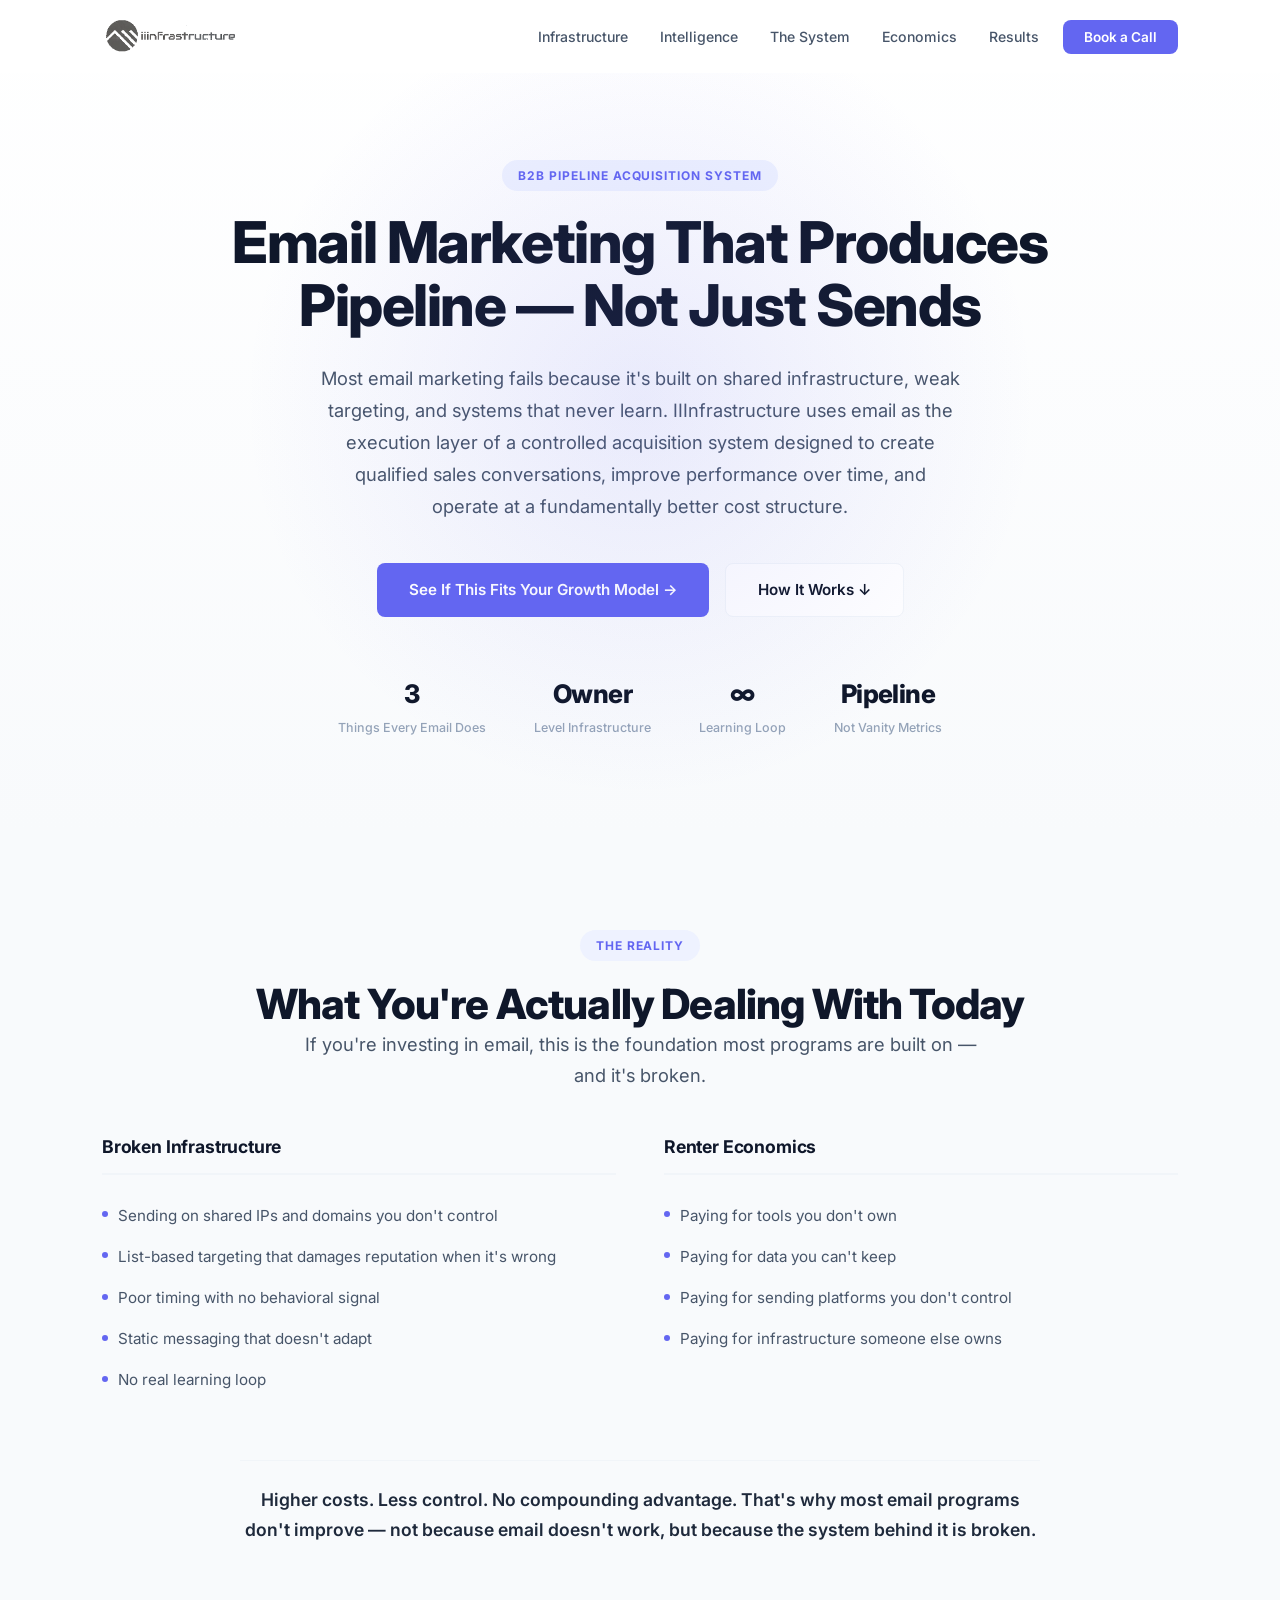
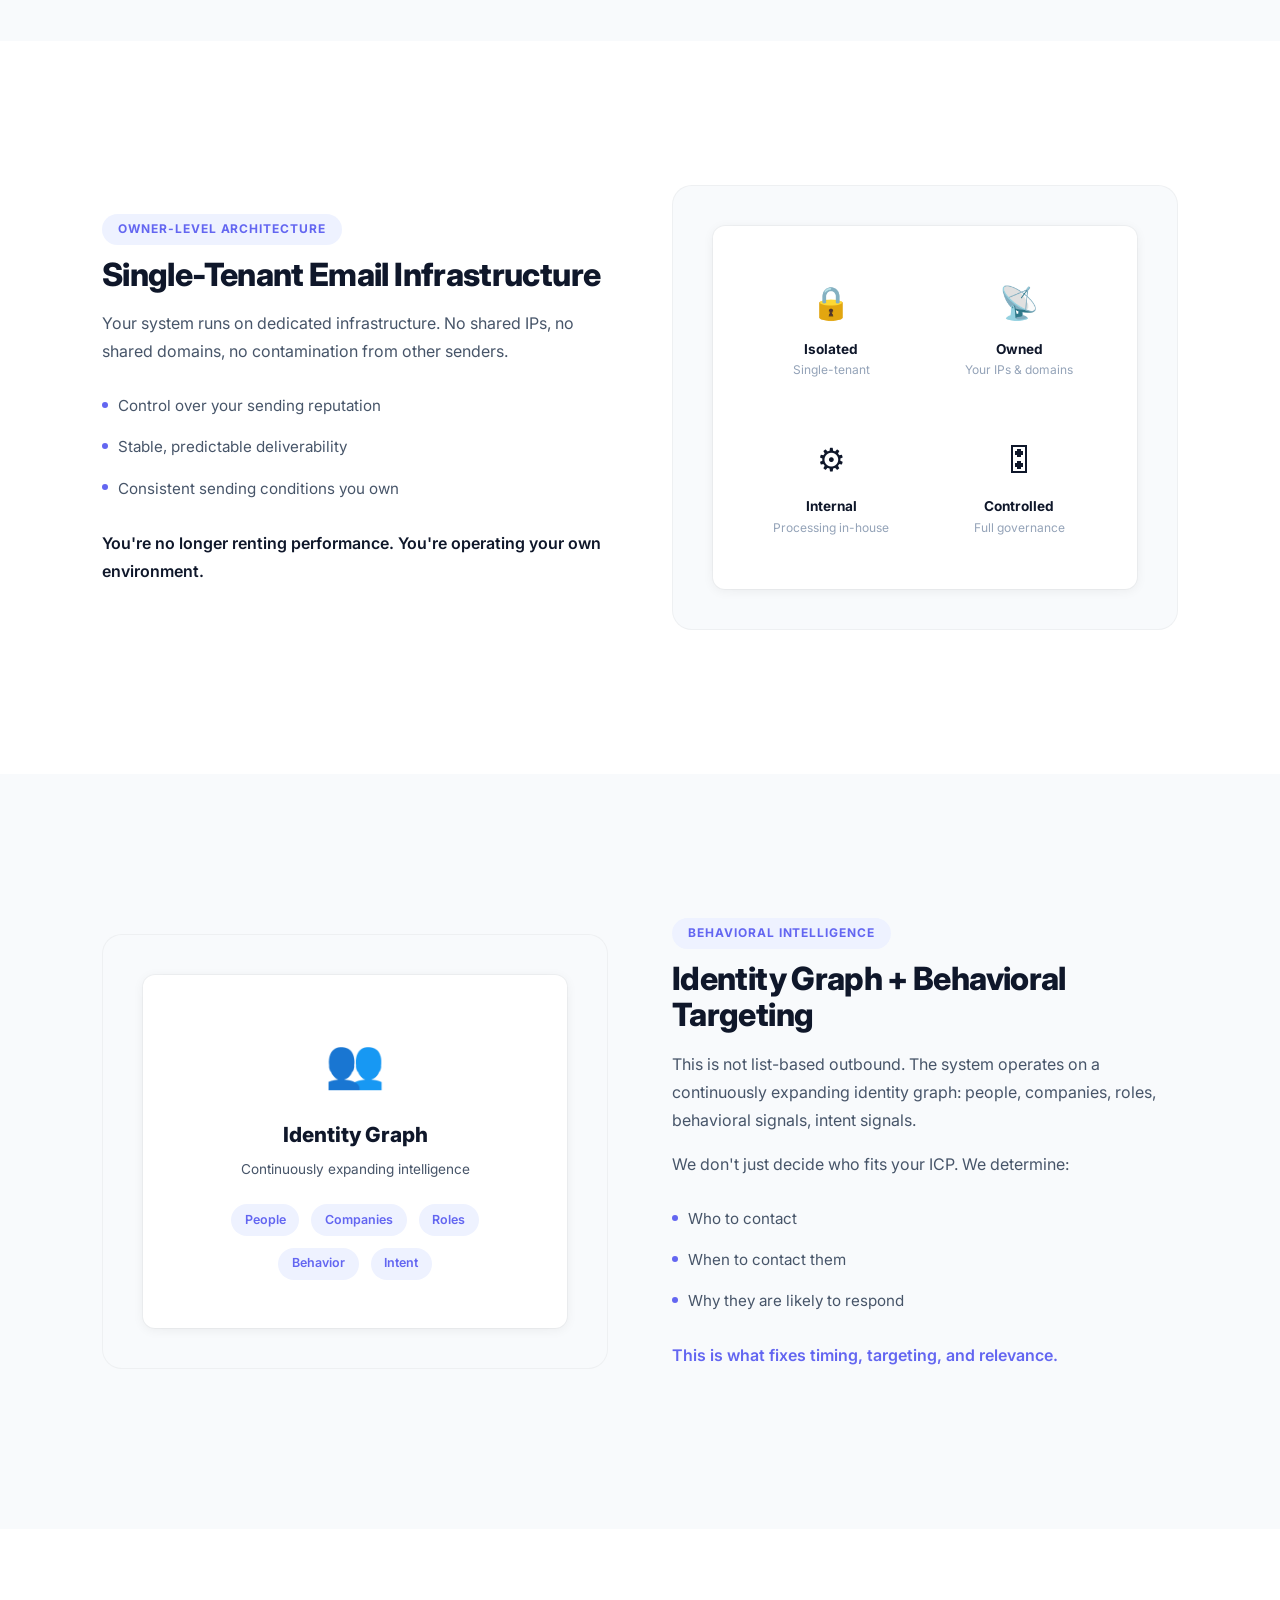
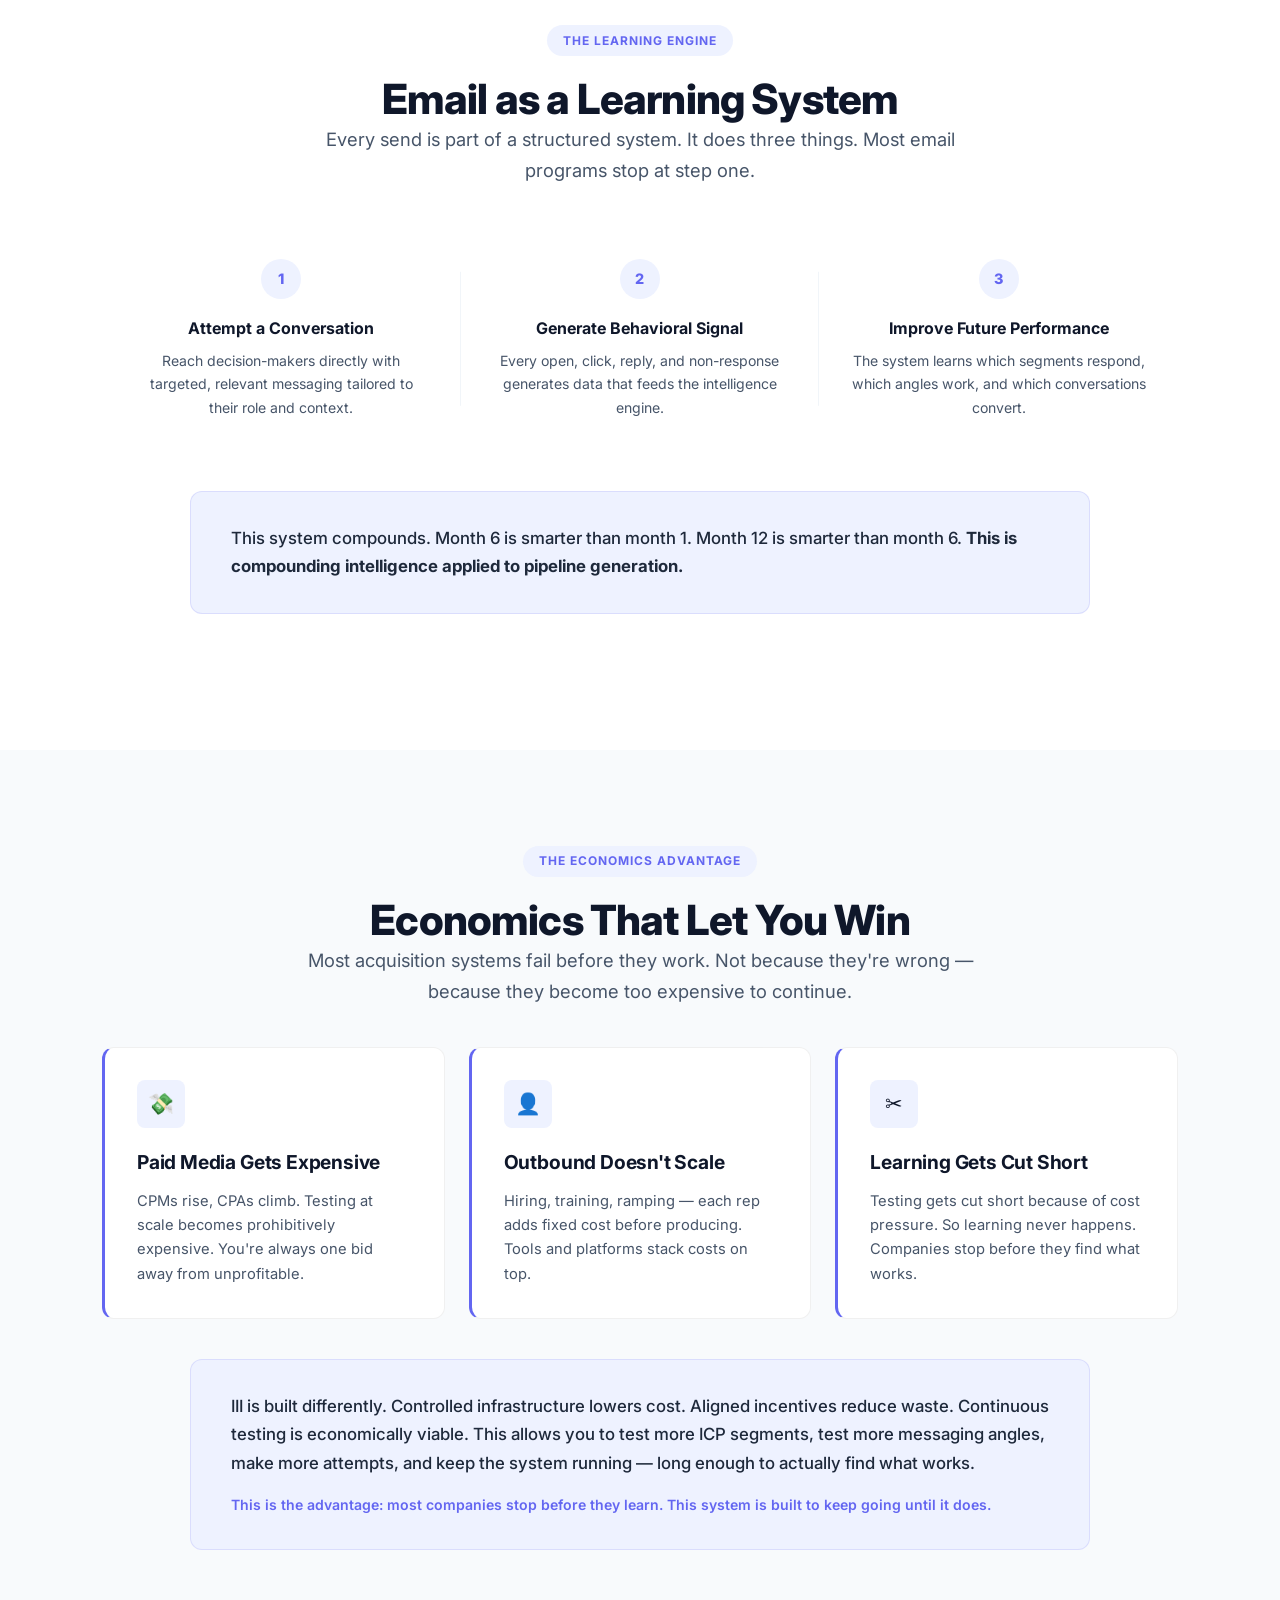
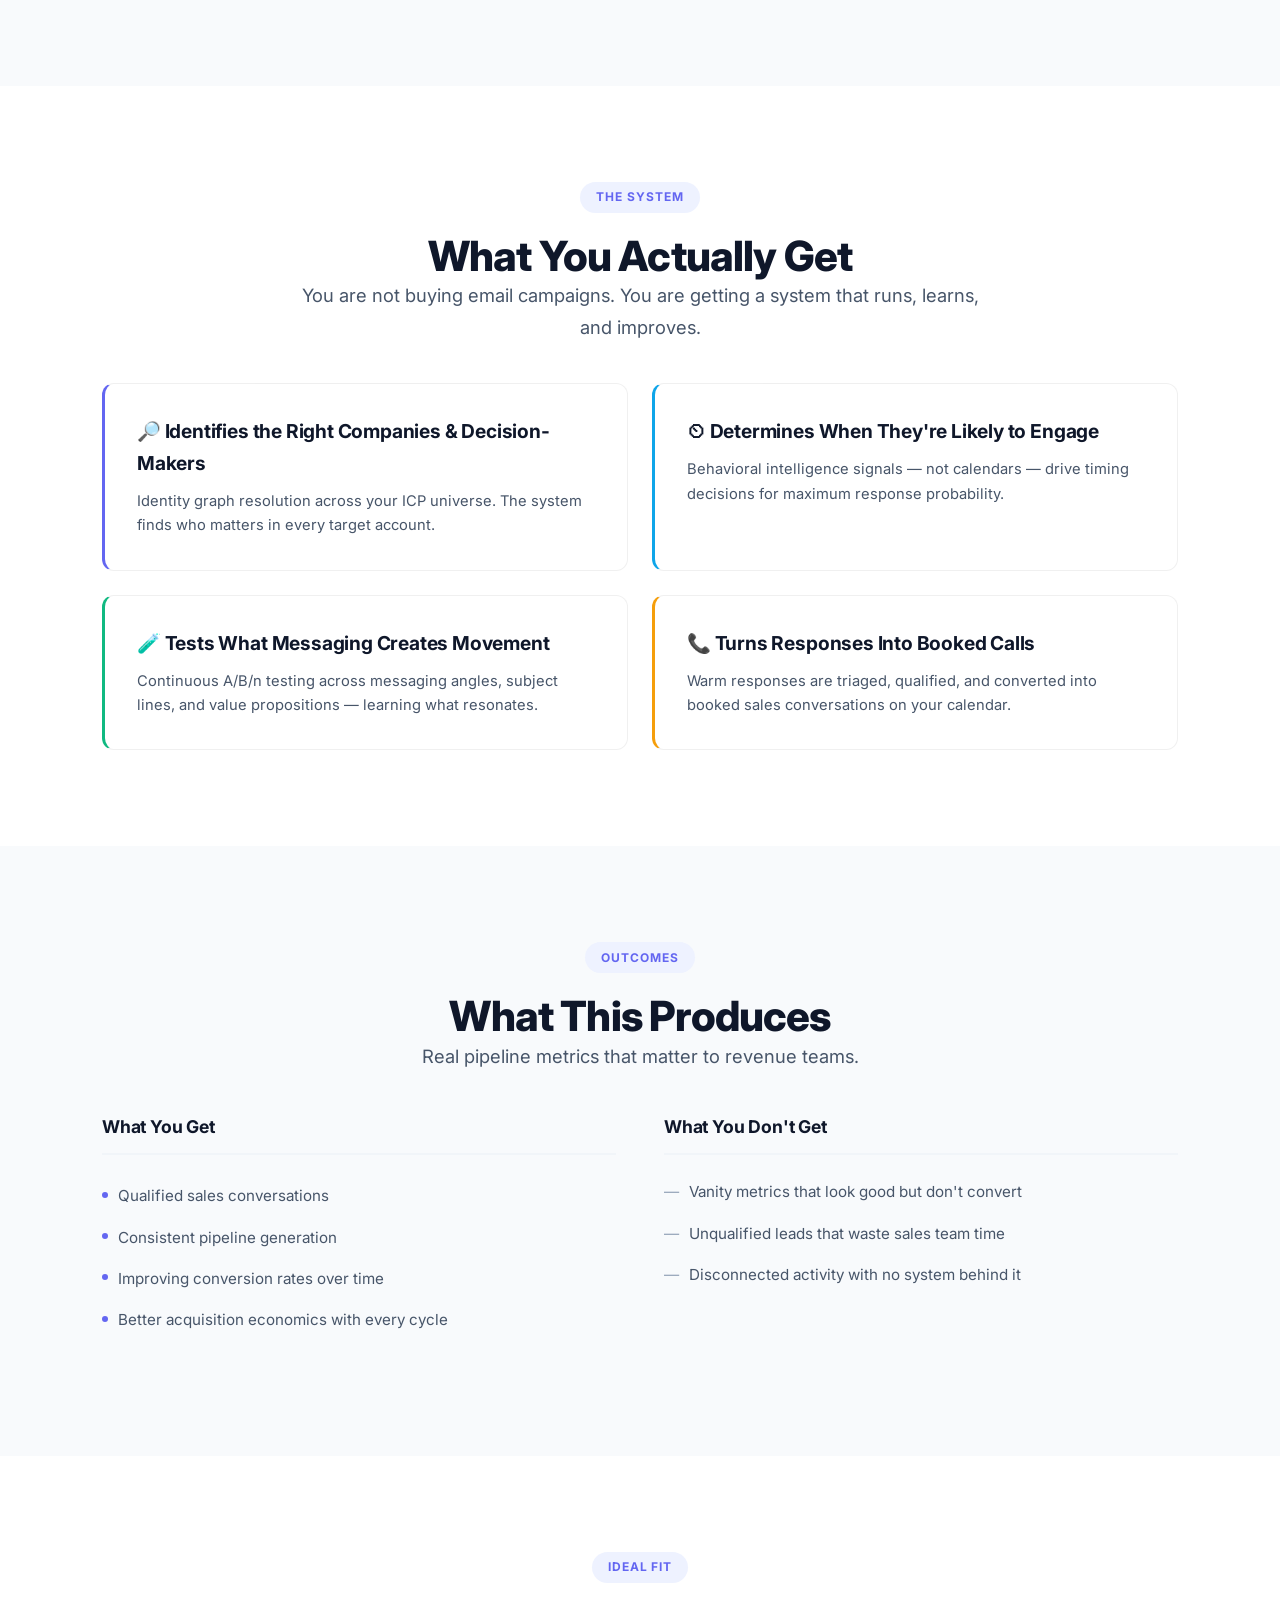
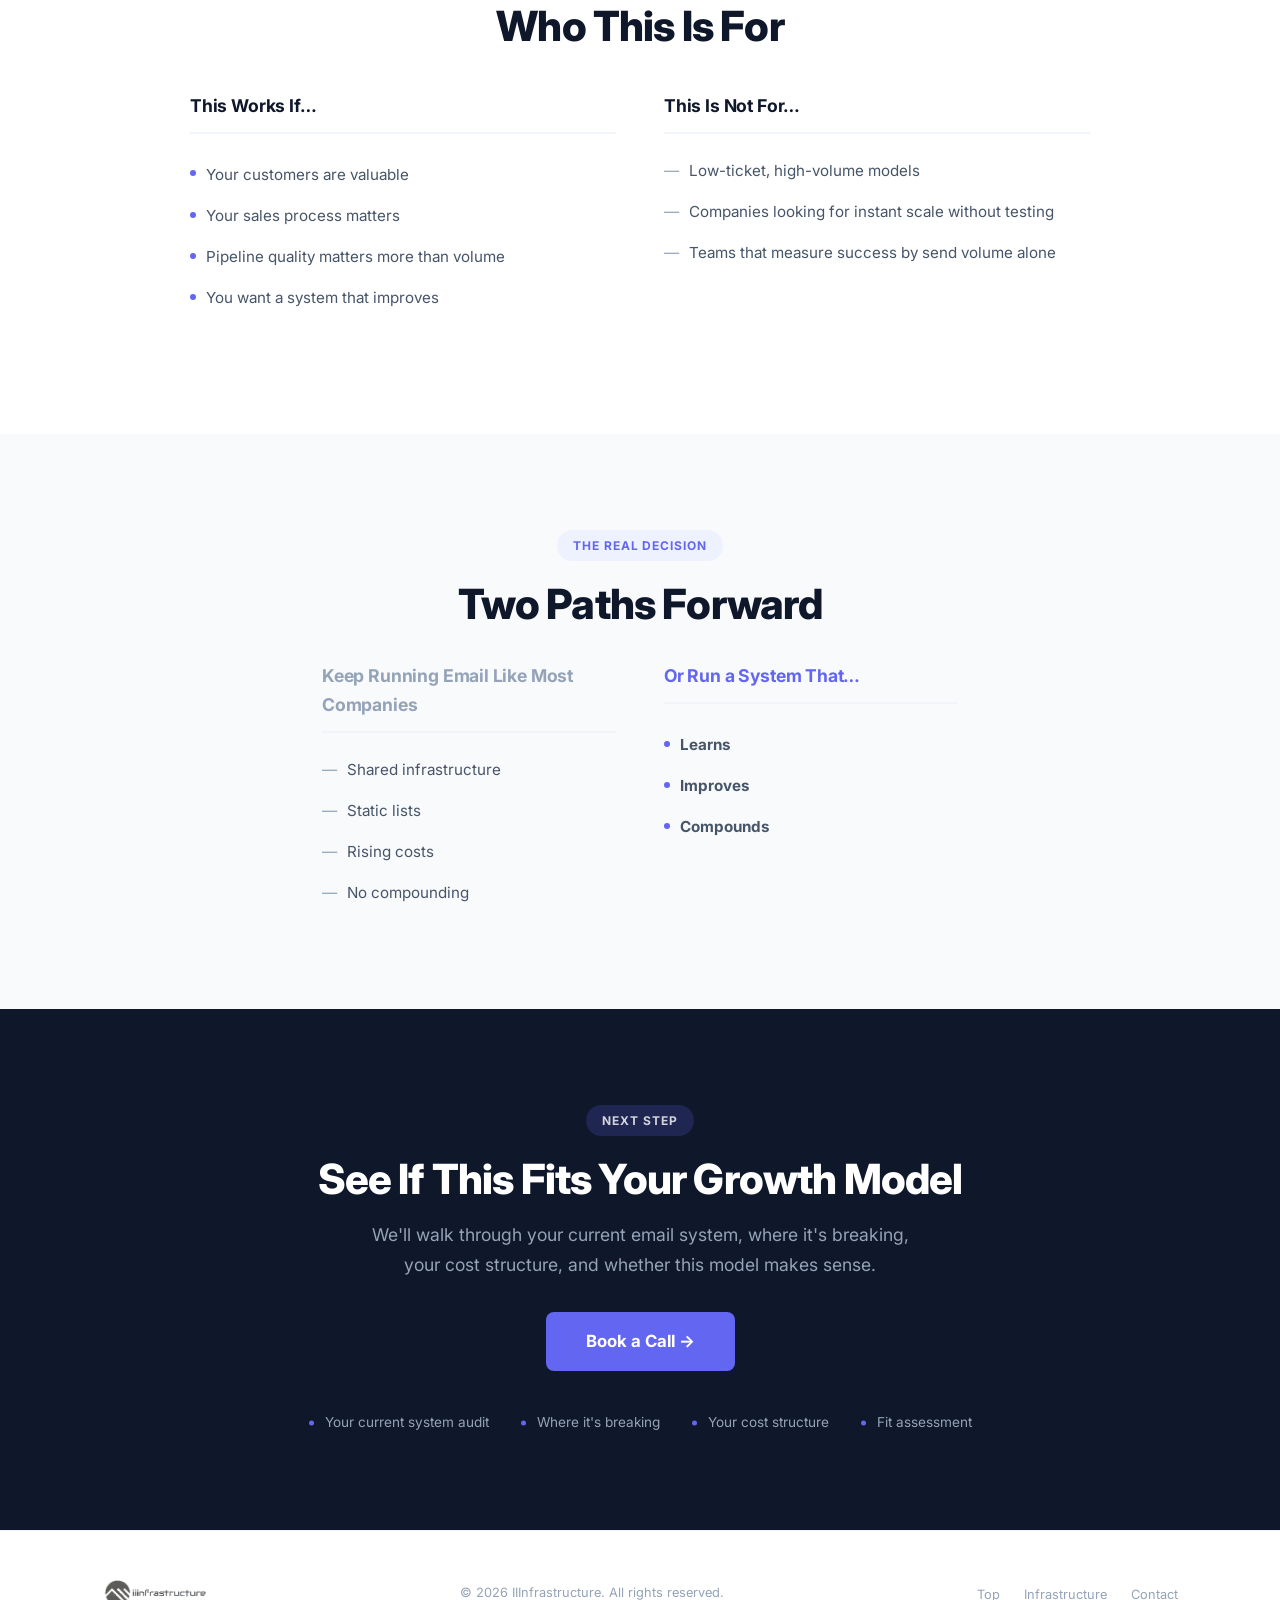
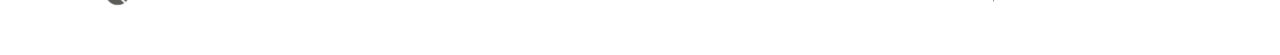
<file: v2.html>
<!DOCTYPE html>
<html lang="en">

<head>
    <meta charset="UTF-8">
    <meta name="viewport" content="width=device-width, initial-scale=1.0">
    <title>IIInfrastructure — Email Marketing That Produces Pipeline, Not Just Sends</title>
    <meta name="description" content="IIInfrastructure uses email differently — as the execution layer of a controlled acquisition system designed to create qualified sales conversations, improve performance over time, and operate at a fundamentally better cost structure.">
    <link rel="preconnect" href="https://fonts.googleapis.com">
    <link rel="preconnect" href="https://fonts.gstatic.com" crossorigin>
    <link href="https://fonts.googleapis.com/css2?family=Inter:wght@400;500;600;700;800&display=swap" rel="stylesheet">
    <link rel="icon" type="image/png" href="favicon.png">
    <link rel="stylesheet" href="v2-styles.css">
</head>

<body>

    <!-- ═════════════════ NAVIGATION ═════════════════ -->
    <nav class="nav" id="nav">
        <div class="nav-inner">
            <a href="/v2.html" class="nav-logo">
                <img src="iiinfrastructure-logo-transparent.png" alt="IIInfrastructure">
            </a>
            <button class="nav-toggle" id="navToggle" aria-label="Menu">
                <span></span><span></span><span></span>
            </button>
            <ul class="nav-links" id="navLinks">
                <li><a href="#infrastructure">Infrastructure</a></li>
                <li><a href="#intelligence">Intelligence</a></li>
                <li><a href="#system">The System</a></li>
                <li><a href="#economics">Economics</a></li>
                <li><a href="#results">Results</a></li>
                <li><a href="https://calendly.com/tliantonio" target="_blank" class="nav-cta">Book a Call</a></li>
            </ul>
        </div>
    </nav>


    <!-- ═════════════════ HERO ═════════════════ -->
    <section class="hero" id="top">
        <div class="container">
            <div class="section-tag">B2B Pipeline Acquisition System</div>
            <h1>
                Email Marketing That Produces<br>
                Pipeline — Not Just Sends
            </h1>
            <p class="hero-sub">
                Most email marketing fails because it's built on shared infrastructure, weak targeting,
                and systems that never learn. IIInfrastructure uses email as the execution layer of a
                controlled acquisition system designed to create qualified sales conversations, improve
                performance over time, and operate at a fundamentally better cost structure.
            </p>
            <div class="hero-actions">
                <a href="https://calendly.com/tliantonio" target="_blank" class="btn-primary">See If This Fits Your Growth Model &rarr;</a>
                <a href="#infrastructure" class="btn-secondary">How It Works &darr;</a>
            </div>
            <div class="trust-strip">
                <div class="trust-item">
                    <div class="trust-val">3</div>
                    <div class="trust-label">Things Every Email Does</div>
                </div>
                <div class="trust-item">
                    <div class="trust-val">Owner</div>
                    <div class="trust-label">Level Infrastructure</div>
                </div>
                <div class="trust-item">
                    <div class="trust-val">&infin;</div>
                    <div class="trust-label">Learning Loop</div>
                </div>
                <div class="trust-item">
                    <div class="trust-val">Pipeline</div>
                    <div class="trust-label">Not Vanity Metrics</div>
                </div>
            </div>
        </div>
    </section>


    <!-- ═════════════════ THE PROBLEM ═════════════════ -->
    <section class="section section-alt" id="problem">
        <div class="container">
            <div class="section-tag">The Reality</div>
            <h2>What You're Actually Dealing With Today</h2>
            <p class="section-lead">
                If you're investing in email, this is the foundation most programs are built on — and it's broken.
            </p>

            <div class="content-columns">
                <div>
                    <h3>Broken Infrastructure</h3>
                    <ul class="feature-list">
                        <li>Sending on shared IPs and domains you don't control</li>
                        <li>List-based targeting that damages reputation when it's wrong</li>
                        <li>Poor timing with no behavioral signal</li>
                        <li>Static messaging that doesn't adapt</li>
                        <li>No real learning loop</li>
                    </ul>
                </div>
                <div>
                    <h3>Renter Economics</h3>
                    <ul class="feature-list">
                        <li>Paying for tools you don't own</li>
                        <li>Paying for data you can't keep</li>
                        <li>Paying for sending platforms you don't control</li>
                        <li>Paying for infrastructure someone else owns</li>
                    </ul>
                </div>
            </div>

            <p class="section-emphasis">
                Higher costs. Less control. No compounding advantage. That's why most email programs don't improve — not because email doesn't work, but because the system behind it is broken.
            </p>
        </div>
    </section>


    <!-- ═════════════════ SINGLE-TENANT INFRASTRUCTURE ═════════════════ -->
    <section class="section" id="infrastructure">
        <div class="container">
            <div class="feature-section">
                <div class="feature-content">
                    <div class="section-tag">Owner-Level Architecture</div>
                    <h2>Single-Tenant Email Infrastructure</h2>
                    <p>Your system runs on dedicated infrastructure. No shared IPs, no shared domains, no contamination from other senders.</p>
                    <ul class="feature-list">
                        <li>Control over your sending reputation</li>
                        <li>Stable, predictable deliverability</li>
                        <li>Consistent sending conditions you own</li>
                    </ul>
                    <p style="font-weight: 600; color: var(--ink);">You're no longer renting performance. You're operating your own environment.</p>
                </div>
                <div class="feature-visual">
                    <div class="feature-visual-inner">
                        <div class="card-grid card-grid-2" style="margin-top: 0; gap: 1rem;">
                            <div style="text-align: center; padding: 1.2rem;">
                                <div style="font-size: 2rem; margin-bottom: 0.5rem;">&#128274;</div>
                                <div style="font-weight: 700; font-size: 0.85rem; color: var(--ink);">Isolated</div>
                                <div style="font-size: 0.75rem; color: var(--slate-light);">Single-tenant</div>
                            </div>
                            <div style="text-align: center; padding: 1.2rem;">
                                <div style="font-size: 2rem; margin-bottom: 0.5rem;">&#128225;</div>
                                <div style="font-weight: 700; font-size: 0.85rem; color: var(--ink);">Owned</div>
                                <div style="font-size: 0.75rem; color: var(--slate-light);">Your IPs & domains</div>
                            </div>
                            <div style="text-align: center; padding: 1.2rem;">
                                <div style="font-size: 2rem; margin-bottom: 0.5rem;">&#9881;</div>
                                <div style="font-weight: 700; font-size: 0.85rem; color: var(--ink);">Internal</div>
                                <div style="font-size: 0.75rem; color: var(--slate-light);">Processing in-house</div>
                            </div>
                            <div style="text-align: center; padding: 1.2rem;">
                                <div style="font-size: 2rem; margin-bottom: 0.5rem;">&#127899;</div>
                                <div style="font-weight: 700; font-size: 0.85rem; color: var(--ink);">Controlled</div>
                                <div style="font-size: 0.75rem; color: var(--slate-light);">Full governance</div>
                            </div>
                        </div>
                    </div>
                </div>
            </div>
        </div>
    </section>


    <!-- ═════════════════ IDENTITY GRAPH ═════════════════ -->
    <section class="section section-alt" id="intelligence">
        <div class="container">
            <div class="feature-section reversed">
                <div class="feature-content">
                    <div class="section-tag">Behavioral Intelligence</div>
                    <h2>Identity Graph + Behavioral Targeting</h2>
                    <p>This is not list-based outbound. The system operates on a continuously expanding identity graph: people, companies, roles, behavioral signals, intent signals.</p>
                    <p>We don't just decide who fits your ICP. We determine:</p>
                    <ul class="feature-list">
                        <li>Who to contact</li>
                        <li>When to contact them</li>
                        <li>Why they are likely to respond</li>
                    </ul>
                    <p style="font-weight: 600; color: var(--accent);">This is what fixes timing, targeting, and relevance.</p>
                </div>
                <div class="feature-visual">
                    <div class="feature-visual-inner">
                        <div style="text-align: center; padding: 1rem;">
                            <div style="font-size: 3rem; margin-bottom: 1rem;">&#128101;</div>
                            <div style="font-weight: 800; font-size: 1.3rem; color: var(--ink); margin-bottom: 0.3rem;">Identity Graph</div>
                            <div style="font-size: 0.85rem; color: var(--slate); margin-bottom: 1.5rem;">Continuously expanding intelligence</div>
                            <div style="display: flex; justify-content: center; gap: 0.75rem; flex-wrap: wrap;">
                                <span style="background: var(--accent-light); color: var(--accent); padding: 0.35rem 0.85rem; border-radius: 100px; font-size: 0.78rem; font-weight: 600;">People</span>
                                <span style="background: var(--accent-light); color: var(--accent); padding: 0.35rem 0.85rem; border-radius: 100px; font-size: 0.78rem; font-weight: 600;">Companies</span>
                                <span style="background: var(--accent-light); color: var(--accent); padding: 0.35rem 0.85rem; border-radius: 100px; font-size: 0.78rem; font-weight: 600;">Roles</span>
                                <span style="background: var(--accent-light); color: var(--accent); padding: 0.35rem 0.85rem; border-radius: 100px; font-size: 0.78rem; font-weight: 600;">Behavior</span>
                                <span style="background: var(--accent-light); color: var(--accent); padding: 0.35rem 0.85rem; border-radius: 100px; font-size: 0.78rem; font-weight: 600;">Intent</span>
                            </div>
                        </div>
                    </div>
                </div>
            </div>
        </div>
    </section>


    <!-- ═════════════════ THE SYSTEM ═════════════════ -->
    <section class="section" id="system">
        <div class="container">
            <div class="section-tag">The Learning Engine</div>
            <h2>Email as a Learning System</h2>
            <p class="section-lead">
                Every send is part of a structured system. It does three things. Most email programs stop at step one.
            </p>

            <div class="step-flow">
                <div class="step">
                    <div class="step-num">1</div>
                    <h4>Attempt a Conversation</h4>
                    <p>Reach decision-makers directly with targeted, relevant messaging tailored to their role and context.</p>
                </div>
                <div class="step">
                    <div class="step-num">2</div>
                    <h4>Generate Behavioral Signal</h4>
                    <p>Every open, click, reply, and non-response generates data that feeds the intelligence engine.</p>
                </div>
                <div class="step">
                    <div class="step-num">3</div>
                    <h4>Improve Future Performance</h4>
                    <p>The system learns which segments respond, which angles work, and which conversations convert.</p>
                </div>
            </div>

            <div class="callout">
                <p>This system compounds. Month 6 is smarter than month 1. Month 12 is smarter than month 6. <strong>This is compounding intelligence applied to pipeline generation.</strong></p>
            </div>
        </div>
    </section>


    <!-- ═════════════════ ECONOMICS ═════════════════ -->
    <section class="section section-alt" id="economics">
        <div class="container">
            <div class="section-tag">The Economics Advantage</div>
            <h2>Economics That Let You Win</h2>
            <p class="section-lead">
                Most acquisition systems fail before they work. Not because they're wrong — because they become too expensive to continue.
            </p>

            <div class="card-grid card-grid-3">
                <div class="card card-accent">
                    <div class="card-icon">&#128184;</div>
                    <h3>Paid Media Gets Expensive</h3>
                    <p>CPMs rise, CPAs climb. Testing at scale becomes prohibitively expensive. You're always one bid away from unprofitable.</p>
                </div>
                <div class="card card-accent">
                    <div class="card-icon">&#128100;</div>
                    <h3>Outbound Doesn't Scale</h3>
                    <p>Hiring, training, ramping — each rep adds fixed cost before producing. Tools and platforms stack costs on top.</p>
                </div>
                <div class="card card-accent">
                    <div class="card-icon">&#9986;</div>
                    <h3>Learning Gets Cut Short</h3>
                    <p>Testing gets cut short because of cost pressure. So learning never happens. Companies stop before they find what works.</p>
                </div>
            </div>

            <div class="callout" style="margin-top: 2.5rem;">
                <p>
                    III is built differently. Controlled infrastructure lowers cost. Aligned incentives reduce waste.
                    Continuous testing is economically viable. This allows you to test more ICP segments, test more
                    messaging angles, make more attempts, and keep the system running — long enough to actually find what works.
                </p>
                <div class="callout-source">This is the advantage: most companies stop before they learn. This system is built to keep going until it does.</div>
            </div>
        </div>
    </section>


    <!-- ═════════════════ WHAT YOU GET ═════════════════ -->
    <section class="section" id="what-you-get">
        <div class="container">
            <div class="section-tag">The System</div>
            <h2>What You Actually Get</h2>
            <p class="section-lead">You are not buying email campaigns. You are getting a system that runs, learns, and improves.</p>

            <div class="card-grid card-grid-2" style="margin-top: 2.5rem;">
                <div class="card" style="border-left: 3px solid var(--accent);">
                    <h3>&#128270; Identifies the Right Companies & Decision-Makers</h3>
                    <p>Identity graph resolution across your ICP universe. The system finds who matters in every target account.</p>
                </div>
                <div class="card" style="border-left: 3px solid #0ea5e9;">
                    <h3>&#9202; Determines When They're Likely to Engage</h3>
                    <p>Behavioral intelligence signals — not calendars — drive timing decisions for maximum response probability.</p>
                </div>
                <div class="card" style="border-left: 3px solid var(--emerald);">
                    <h3>&#129514; Tests What Messaging Creates Movement</h3>
                    <p>Continuous A/B/n testing across messaging angles, subject lines, and value propositions — learning what resonates.</p>
                </div>
                <div class="card" style="border-left: 3px solid var(--amber);">
                    <h3>&#128222; Turns Responses Into Booked Calls</h3>
                    <p>Warm responses are triaged, qualified, and converted into booked sales conversations on your calendar.</p>
                </div>
            </div>
        </div>
    </section>


    <!-- ═════════════════ RESULTS ═════════════════ -->
    <section class="section section-alt" id="results">
        <div class="container">
            <div class="section-tag">Outcomes</div>
            <h2>What This Produces</h2>
            <p class="section-lead">Real pipeline metrics that matter to revenue teams.</p>

            <div class="content-columns">
                <div>
                    <h3>What You Get</h3>
                    <ul class="feature-list">
                        <li>Qualified sales conversations</li>
                        <li>Consistent pipeline generation</li>
                        <li>Improving conversion rates over time</li>
                        <li>Better acquisition economics with every cycle</li>
                    </ul>
                </div>
                <div>
                    <h3>What You Don't Get</h3>
                    <ul class="plain-list">
                        <li>Vanity metrics that look good but don't convert</li>
                        <li>Unqualified leads that waste sales team time</li>
                        <li>Disconnected activity with no system behind it</li>
                    </ul>
                </div>
            </div>
        </div>
    </section>


    <!-- ═════════════════ WHO THIS IS FOR ═════════════════ -->
    <section class="section" id="fit">
        <div class="container">
            <div class="section-tag">Ideal Fit</div>
            <h2>Who This Is For</h2>

            <div class="content-columns" style="max-width: 900px; margin: 2.5rem auto 0; text-align: left;">
                <div>
                    <h3>This Works If&hellip;</h3>
                    <ul class="feature-list">
                        <li>Your customers are valuable</li>
                        <li>Your sales process matters</li>
                        <li>Pipeline quality matters more than volume</li>
                        <li>You want a system that improves</li>
                    </ul>
                </div>
                <div>
                    <h3>This Is Not For&hellip;</h3>
                    <ul class="plain-list">
                        <li>Low-ticket, high-volume models</li>
                        <li>Companies looking for instant scale without testing</li>
                        <li>Teams that measure success by send volume alone</li>
                    </ul>
                </div>
            </div>
        </div>
    </section>


    <!-- ═════════════════ THE DECISION ═════════════════ -->
    <section class="section section-alt">
        <div class="container" style="max-width: 700px;">
            <div class="section-tag">The Real Decision</div>
            <h2>Two Paths Forward</h2>

            <div class="content-columns" style="margin-top: 2rem; text-align: left;">
                <div>
                    <h3 style="color: var(--slate-light);">Keep Running Email Like Most Companies</h3>
                    <ul class="plain-list">
                        <li>Shared infrastructure</li>
                        <li>Static lists</li>
                        <li>Rising costs</li>
                        <li>No compounding</li>
                    </ul>
                </div>
                <div>
                    <h3 style="color: var(--accent);">Or Run a System That&hellip;</h3>
                    <ul class="feature-list">
                        <li><strong>Learns</strong></li>
                        <li><strong>Improves</strong></li>
                        <li><strong>Compounds</strong></li>
                    </ul>
                </div>
            </div>
        </div>
    </section>


    <!-- ═════════════════ CTA ═════════════════ -->
    <section class="cta-section" id="contact">
        <div class="container">
            <div class="section-tag" style="background: rgba(99,102,241,0.2); color: rgba(255,255,255,0.8);">Next Step</div>
            <h2>See If This Fits Your Growth Model</h2>
            <p>
                We'll walk through your current email system, where it's breaking,
                your cost structure, and whether this model makes sense.
            </p>
            <a href="https://calendly.com/tliantonio" target="_blank" class="cta-btn">Book a Call &rarr;</a>
            <div class="cta-list">
                <div class="cta-list-item">Your current system audit</div>
                <div class="cta-list-item">Where it's breaking</div>
                <div class="cta-list-item">Your cost structure</div>
                <div class="cta-list-item">Fit assessment</div>
            </div>
        </div>
    </section>


    <!-- ═════════════════ FOOTER ═════════════════ -->
    <footer class="footer">
        <div class="footer-inner">
            <div class="footer-logo">
                <img src="iiinfrastructure-logo-transparent.png" alt="IIInfrastructure">
            </div>
            <p class="footer-copy">&copy; 2026 IIInfrastructure. All rights reserved.</p>
            <ul class="footer-links">
                <li><a href="#top">Top</a></li>
                <li><a href="#infrastructure">Infrastructure</a></li>
                <li><a href="#contact">Contact</a></li>
            </ul>
        </div>
    </footer>


    <!-- ═════════════════ SCRIPTS ═════════════════ -->
    <script>
        // Mobile nav toggle
        document.getElementById('navToggle').addEventListener('click', () => {
            document.getElementById('navLinks').classList.toggle('open');
        });

        // Close mobile nav on link click
        document.querySelectorAll('.nav-links a').forEach(link => {
            link.addEventListener('click', () => {
                document.getElementById('navLinks').classList.remove('open');
            });
        });

        // Scroll effect on nav
        window.addEventListener('scroll', () => {
            document.getElementById('nav').classList.toggle('scrolled', window.scrollY > 20);
        });

        // Fade-in on scroll
        const observer = new IntersectionObserver((entries) => {
            entries.forEach(entry => {
                if (entry.isIntersecting) {
                    entry.target.classList.add('visible');
                    observer.unobserve(entry.target);
                }
            });
        }, { threshold: 0.1 });

        document.querySelectorAll('.card, .content-columns, .callout, .step, .feature-section, .feature-visual, .section-emphasis').forEach(el => {
            el.classList.add('fade-in');
            observer.observe(el);
        });
    </script>

</body>

</html>
</file>
<file: styles.css>
/* ═══════════════════════════════════════════════════════
   iiinfrastructure V2 — Productive.io-Inspired Design
   Clean, modern SaaS aesthetic with bold typography
   ══════════════════════════════════════════════════════= */

/* ─── Reset & Base ─────────────────────────────────── */
*, *::before, *::after { box-sizing: border-box; margin: 0; padding: 0; }

:root {
    /* Primary palette — sophisticated, not generic */
    --ink:        #0f172a;
    --ink-soft:   #1e293b;
    --slate:      #475569;
    --slate-light:#94a3b8;
    --mist:       #f1f5f9;
    --snow:       #f8fafc;
    --white:      #ffffff;

    /* Accent — warm indigo/violet like productive.io */
    --accent:     #6366f1;
    --accent-hover:#4f46e5;
    --accent-light:#eef2ff;
    --accent-glow: rgba(99, 102, 241, 0.12);

    /* Semantic */
    --emerald:    #10b981;
    --emerald-bg: #ecfdf5;
    --amber:      #f59e0b;
    --amber-bg:   #fffbeb;
    --red:        #ef4444;
    --red-bg:     #fef2f2;

    /* Spacing */
    --section-py: 6rem;
    --container:  1140px;
    --radius-sm:  8px;
    --radius:     12px;
    --radius-lg:  20px;

    /* Shadows */
    --shadow-sm:  0 1px 3px rgba(0,0,0,0.06);
    --shadow-md:  0 4px 16px rgba(0,0,0,0.08);
    --shadow-lg:  0 8px 32px rgba(0,0,0,0.1);
    --shadow-card:0 2px 12px rgba(0,0,0,0.06), 0 0 0 1px rgba(0,0,0,0.03);

    /* Typography */
    --font: 'Inter', -apple-system, BlinkMacSystemFont, 'Segoe UI', sans-serif;
}

html { scroll-behavior: smooth; }
body {
    font-family: var(--font);
    color: var(--ink);
    background: var(--white);
    line-height: 1.65;
    -webkit-font-smoothing: antialiased;
}

img { max-width: 100%; display: block; }
a { color: var(--accent); text-decoration: none; }

/* ─── Typography ──────────────────────────────────── */
h1 {
    font-size: clamp(2.4rem, 5vw, 3.6rem);
    font-weight: 800;
    letter-spacing: -0.025em;
    line-height: 1.1;
    color: var(--ink);
}

h2 {
    font-size: clamp(1.85rem, 3.5vw, 2.6rem);
    font-weight: 800;
    letter-spacing: -0.02em;
    line-height: 1.15;
    color: var(--ink);
}

h3 {
    font-size: 1.2rem;
    font-weight: 700;
    letter-spacing: -0.01em;
    color: var(--ink);
}

h4 { font-size: 1rem; font-weight: 700; color: var(--ink); }

.section-lead {
    font-size: 1.15rem;
    color: var(--slate);
    line-height: 1.7;
    max-width: 680px;
    margin-left: auto;
    margin-right: auto;
}

/* ─── Layout ──────────────────────────────────────── */
.container {
    max-width: var(--container);
    margin: 0 auto;
    padding: 0 2rem;
}

.section {
    padding: var(--section-py) 0;
}

.section .container {
    text-align: center;
}

.section-alt {
    background: var(--snow);
}

.section-tag {
    display: inline-block;
    font-size: 0.75rem;
    font-weight: 700;
    letter-spacing: 0.08em;
    text-transform: uppercase;
    color: var(--accent);
    background: var(--accent-light);
    padding: 0.35rem 1rem;
    border-radius: 100px;
    margin-bottom: 1.25rem;
}

/* ─── Navigation ─────────────────────────────────── */
.nav {
    position: fixed;
    top: 0;
    left: 0;
    right: 0;
    z-index: 1000;
    background: rgba(255,255,255,0.92);
    backdrop-filter: blur(12px);
    -webkit-backdrop-filter: blur(12px);
    border-bottom: 1px solid transparent;
    transition: all 0.3s ease;
}

.nav.scrolled {
    border-bottom-color: var(--mist);
    box-shadow: 0 1px 8px rgba(0,0,0,0.04);
}

.nav-inner {
    display: flex;
    align-items: center;
    justify-content: space-between;
    max-width: var(--container);
    margin: 0 auto;
    padding: 0 2rem;
    height: 88px;
}

.nav-logo img {
    height: 48px;
    width: auto;
}

.nav-links {
    display: flex;
    align-items: center;
    list-style: none;
    gap: 0.25rem;
}

.nav-links li a {
    padding: 0.5rem 1rem;
    font-size: 0.95rem;
    font-weight: 500;
    color: var(--slate);
    transition: color 0.2s, border-color 0.2s;
    text-decoration: none;
    border-bottom: 2px solid transparent;
    padding-bottom: 0.35rem;
}

.nav-links li a:hover {
    color: var(--ink);
    border-bottom-color: var(--accent);
}

.nav-cta {
    background: var(--accent) !important;
    color: var(--white) !important;
    padding: 0.6rem 1.5rem !important;
    border-radius: var(--radius-sm);
    font-weight: 600 !important;
    font-size: 0.9rem !important;
    transition: background 0.2s !important;
    margin-left: 0.75rem;
    border-bottom: none !important;
}

.nav-cta:hover { background: var(--accent-hover) !important; border-bottom: none !important; }

.nav-toggle {
    display: none;
    background: none;
    border: none;
    cursor: pointer;
    flex-direction: column;
    gap: 5px;
    padding: 8px;
}

.nav-toggle span {
    display: block;
    width: 22px;
    height: 2px;
    background: var(--ink);
    border-radius: 2px;
    transition: all 0.3s;
}

/* ─── Hero ───────────────────────────────────────── */
.hero {
    padding: 10rem 0 6rem;
    text-align: center;
    background: linear-gradient(180deg, var(--white) 0%, var(--snow) 100%);
    position: relative;
    overflow: hidden;
}

.hero::before {
    content: '';
    position: absolute;
    top: 0;
    left: 50%;
    transform: translateX(-50%);
    width: 800px;
    height: 800px;
    background: radial-gradient(circle, var(--accent-glow) 0%, transparent 70%);
    pointer-events: none;
}

.hero h1 { margin-bottom: 1.5rem; }

.hero-sub {
    font-size: 1.15rem;
    color: var(--slate);
    max-width: 640px;
    margin: 0 auto 2.5rem;
    line-height: 1.75;
}

.hero-actions {
    display: flex;
    gap: 1rem;
    justify-content: center;
    flex-wrap: wrap;
    margin-bottom: 3.5rem;
}

.btn-primary {
    display: inline-flex;
    align-items: center;
    gap: 0.5rem;
    background: var(--accent);
    color: var(--white);
    padding: 0.85rem 2rem;
    border-radius: var(--radius-sm);
    font-weight: 600;
    font-size: 0.95rem;
    transition: all 0.25s;
    border: none;
    cursor: pointer;
}

.btn-primary:hover {
    background: var(--accent-hover);
    transform: translateY(-1px);
    box-shadow: 0 4px 12px rgba(99, 102, 241, 0.3);
}

.btn-secondary {
    display: inline-flex;
    align-items: center;
    gap: 0.5rem;
    background: var(--white);
    color: var(--ink);
    padding: 0.85rem 2rem;
    border-radius: var(--radius-sm);
    font-weight: 600;
    font-size: 0.95rem;
    border: 1px solid var(--mist);
    transition: all 0.25s;
    cursor: pointer;
}

.btn-secondary:hover {
    border-color: var(--slate-light);
    box-shadow: var(--shadow-sm);
}

/* Trust strip */
.trust-strip {
    display: flex;
    justify-content: center;
    gap: 3rem;
    flex-wrap: wrap;
}

.trust-item { text-align: center; }
.trust-val {
    font-size: 1.6rem;
    font-weight: 800;
    color: var(--ink);
    letter-spacing: -0.02em;
}
.trust-label {
    font-size: 0.78rem;
    color: var(--slate-light);
    font-weight: 500;
    margin-top: 0.15rem;
}

/* ─── Cards ──────────────────────────────────────── */
.card-grid {
    display: grid;
    gap: 1.5rem;
    margin-top: 2.5rem;
}

.card-grid-2 { grid-template-columns: repeat(2, 1fr); }
.card-grid-3 { grid-template-columns: repeat(3, 1fr); }
.card-grid-4 { grid-template-columns: repeat(4, 1fr); }

@media (max-width: 768px) {
    .card-grid-2, .card-grid-3, .card-grid-4 { grid-template-columns: 1fr; }
}

.card {
    background: var(--white);
    border: 1px solid rgba(0,0,0,0.06);
    border-radius: var(--radius);
    padding: 2rem;
    transition: all 0.3s ease;
    position: relative;
    text-align: left;
}

.card:hover {
    box-shadow: var(--shadow-md);
    transform: translateY(-3px);
    border-color: rgba(0,0,0,0.08);
}

.card-icon {
    width: 48px;
    height: 48px;
    border-radius: var(--radius-sm);
    display: flex;
    align-items: center;
    justify-content: center;
    font-size: 1.3rem;
    margin-bottom: 1.2rem;
    background: var(--accent-light);
}

.card h3 { margin-bottom: 0.6rem; }
.card p { font-size: 0.92rem; color: var(--slate); line-height: 1.65; }

/* Accent-bordered cards */
.card-accent {
    border-left: 3px solid var(--accent);
}

/* ─── Feature Sections (Alternating) ─────────────── */
.feature-section {
    display: grid;
    grid-template-columns: 1fr 1fr;
    gap: 4rem;
    align-items: center;
    margin: 3rem 0;
}

.feature-section.reversed { direction: rtl; }
.feature-section.reversed > * { direction: ltr; }

@media (max-width: 768px) {
    .feature-section, .feature-section.reversed {
        grid-template-columns: 1fr;
        direction: ltr;
        gap: 2rem;
    }
}

/* Feature content container */
.feature-content .section-tag { margin-bottom: 0.75rem; }
.feature-content h2 { margin-bottom: 1rem; font-size: clamp(1.5rem, 2.8vw, 2rem); }
.feature-content p { font-size: 1rem; color: var(--slate); line-height: 1.75; margin-bottom: 1rem; }

.feature-content {
    text-align: left;
}

.feature-list {
    list-style: none;
    padding: 0;
    margin: 1.25rem 0;
}

.feature-list li {
    padding: 0.5rem 0;
    font-size: 0.95rem;
    color: var(--slate);
    display: flex;
    align-items: flex-start;
    gap: 0.6rem;
}

.feature-list li::before {
    content: '';
    width: 6px;
    height: 6px;
    border-radius: 50%;
    background: var(--accent);
    margin-top: 0.55rem;
    flex-shrink: 0;
}

.feature-visual {
    background: var(--snow);
    border-radius: var(--radius-lg);
    padding: 2.5rem;
    display: flex;
    align-items: center;
    justify-content: center;
    min-height: 320px;
    border: 1px solid rgba(0,0,0,0.04);
}

.feature-visual-inner {
    background: var(--white);
    border-radius: var(--radius);
    padding: 2rem;
    box-shadow: var(--shadow-card);
    width: 100%;
}

/* ─── Comparison Split ───────────────────────────── */
.comparison {
    display: grid;
    grid-template-columns: 1fr 1fr;
    gap: 2rem;
    margin-top: 2.5rem;
}

@media (max-width: 768px) { .comparison { grid-template-columns: 1fr; } }

.compare-panel {
    border-radius: var(--radius);
    padding: 2rem;
}

.compare-panel.bad {
    background: var(--red-bg);
    border: 1px solid #fecaca;
}

.compare-panel.good {
    background: var(--emerald-bg);
    border: 1px solid #a7f3d0;
}

.compare-panel h3 {
    font-size: 1.05rem;
    margin-bottom: 1rem;
}

.compare-panel.bad h3 { color: var(--red); }
.compare-panel.good h3 { color: var(--emerald); }

.compare-panel ul {
    list-style: none;
    padding: 0;
}

.compare-panel li {
    padding: 0.45rem 0;
    font-size: 0.9rem;
    color: var(--slate);
    padding-left: 1.5rem;
    position: relative;
}

.compare-panel.bad li::before {
    content: '\00d7';
    position: absolute;
    left: 0;
    color: var(--red);
    font-weight: 700;
    font-size: 1.1rem;
}

.compare-panel.good li::before {
    content: '\2713';
    position: absolute;
    left: 0;
    color: var(--emerald);
    font-weight: 700;
}

/* ─── Content Columns (clean bullet lists) ───────── */
.content-columns {
    display: grid;
    grid-template-columns: 1fr 1fr;
    gap: 3rem;
    margin-top: 2.5rem;
    text-align: left;
}

@media (max-width: 768px) { .content-columns { grid-template-columns: 1fr; gap: 2rem; } }

.content-columns h3 {
    font-size: 1.1rem;
    font-weight: 700;
    color: var(--ink);
    margin-bottom: 1rem;
    padding-bottom: 0.75rem;
    border-bottom: 2px solid var(--mist);
}

/* Plain list — muted dash bullets for "don't get" items */
.plain-list {
    list-style: none;
    padding: 0;
    margin: 0;
}

.plain-list li {
    padding: 0.5rem 0;
    font-size: 0.95rem;
    color: var(--slate);
    display: flex;
    align-items: flex-start;
    gap: 0.6rem;
}

.plain-list li::before {
    content: '\2014';
    color: var(--slate-light);
    flex-shrink: 0;
    margin-top: 0;
}

/* Section emphasis paragraph */
.section-emphasis {
    font-size: 1.1rem;
    font-weight: 600;
    color: var(--ink-soft);
    line-height: 1.7;
    margin-top: 2.5rem;
    padding-top: 1.5rem;
    border-top: 1px solid var(--mist);
    max-width: 800px;
    margin-left: auto;
    margin-right: auto;
    text-align: center;
}

/* ─── Callout ────────────────────────────────────── */
.callout {
    background: var(--accent-light);
    border: 1px solid rgba(99, 102, 241, 0.15);
    border-radius: var(--radius);
    padding: 2rem 2.5rem;
    margin: 2.5rem auto;
    max-width: 900px;
    text-align: left;
}

.callout p {
    font-size: 1.05rem;
    color: var(--ink-soft);
    line-height: 1.7;
    font-weight: 500;
}

.callout-source {
    margin-top: 1rem;
    font-size: 0.88rem;
    color: var(--accent);
    font-weight: 600;
}

/* ─── Step Flow ──────────────────────────────────── */
.step-flow {
    display: grid;
    grid-template-columns: repeat(3, 1fr);
    gap: 0;
    margin: 2.5rem 0;
    position: relative;
}

@media (max-width: 768px) { .step-flow { grid-template-columns: 1fr; } }

.step {
    padding: 2rem;
    text-align: center;
    position: relative;
}

.step::after {
    content: '';
    position: absolute;
    right: 0;
    top: 50%;
    transform: translateY(-50%);
    width: 1px;
    height: 60%;
    background: var(--mist);
}

.step:last-child::after { display: none; }

@media (max-width: 768px) {
    .step::after { display: none; }
}

.step-num {
    width: 40px;
    height: 40px;
    border-radius: 50%;
    background: var(--accent-light);
    color: var(--accent);
    display: flex;
    align-items: center;
    justify-content: center;
    font-weight: 800;
    font-size: 0.9rem;
    margin: 0 auto 1rem;
}

.step h4 { margin-bottom: 0.5rem; }
.step p { font-size: 0.88rem; color: var(--slate); }

/* ─── CTA Section ────────────────────────────────── */
.cta-section {
    padding: var(--section-py) 0;
    background: var(--ink);
    color: var(--white);
    text-align: center;
}

.cta-section h2 {
    color: var(--white);
    margin-bottom: 1rem;
}

.cta-section p {
    color: var(--slate-light);
    font-size: 1.1rem;
    max-width: 560px;
    margin: 0 auto 2rem;
    line-height: 1.7;
}

.cta-btn {
    display: inline-flex;
    align-items: center;
    gap: 0.5rem;
    background: var(--accent);
    color: var(--white);
    padding: 1rem 2.5rem;
    border-radius: var(--radius-sm);
    font-weight: 700;
    font-size: 1.05rem;
    transition: all 0.25s;
    text-decoration: none;
}

.cta-btn:hover {
    background: var(--accent-hover);
    transform: translateY(-2px);
    box-shadow: 0 6px 20px rgba(99, 102, 241, 0.4);
}

.cta-list {
    display: flex;
    justify-content: center;
    gap: 2rem;
    margin-top: 2.5rem;
    flex-wrap: wrap;
}

.cta-list-item {
    font-size: 0.85rem;
    color: var(--slate-light);
    padding-left: 1rem;
    position: relative;
}

.cta-list-item::before {
    content: '';
    position: absolute;
    left: 0;
    top: 50%;
    transform: translateY(-50%);
    width: 5px;
    height: 5px;
    border-radius: 50%;
    background: var(--accent);
}

/* ─── Footer ─────────────────────────────────────── */
.footer {
    padding: 3rem 0;
    border-top: 1px solid var(--mist);
    background: var(--white);
}

.footer-inner {
    max-width: var(--container);
    margin: 0 auto;
    padding: 0 2rem;
    display: flex;
    align-items: center;
    justify-content: space-between;
    flex-wrap: wrap;
    gap: 1.5rem;
}

.footer-logo img { height: 28px; width: auto; }
.footer-copy { font-size: 0.8rem; color: var(--slate-light); }

.footer-links {
    display: flex;
    list-style: none;
    gap: 1.5rem;
}

.footer-links a {
    font-size: 0.8rem;
    color: var(--slate-light);
    transition: color 0.2s;
}

.footer-links a:hover { color: var(--ink); }

/* ─── Animations ─────────────────────────────────── */
.fade-in {
    opacity: 0;
    transform: translateY(24px);
    transition: opacity 0.6s ease, transform 0.6s ease;
}

.fade-in.visible {
    opacity: 1;
    transform: translateY(0);
}

/* ─── Mobile ─────────────────────────────────────── */
@media (max-width: 768px) {
    :root { --section-py: 4rem; }
    .hero { padding: 8rem 0 4rem; }
    .nav-toggle { display: flex; }
    .nav-links {
        display: none;
        position: absolute;
        top: 88px;
        left: 0;
        right: 0;
        background: var(--white);
        flex-direction: column;
        padding: 1rem 2rem 2rem;
        border-bottom: 1px solid var(--mist);
        box-shadow: var(--shadow-md);
    }
    .nav-links.open { display: flex; }
    .nav-links li a { padding: 0.75rem 0; }
    .nav-cta { margin-left: 0 !important; margin-top: 0.5rem; display: inline-block !important; text-align: center; }
    .trust-strip { gap: 1.5rem; }
    .feature-section { gap: 2rem; }
    .comparison { gap: 1rem; }
}
</file>
<file: v2-styles.css>
/* ═══════════════════════════════════════════════════════
   iiinfrastructure V2 — Productive.io-Inspired Design
   Clean, modern SaaS aesthetic with bold typography
   ══════════════════════════════════════════════════════= */

/* ─── Reset & Base ─────────────────────────────────── */
*, *::before, *::after { box-sizing: border-box; margin: 0; padding: 0; }

:root {
    /* Primary palette — sophisticated, not generic */
    --ink:        #0f172a;
    --ink-soft:   #1e293b;
    --slate:      #475569;
    --slate-light:#94a3b8;
    --mist:       #f1f5f9;
    --snow:       #f8fafc;
    --white:      #ffffff;

    /* Accent — warm indigo/violet like productive.io */
    --accent:     #6366f1;
    --accent-hover:#4f46e5;
    --accent-light:#eef2ff;
    --accent-glow: rgba(99, 102, 241, 0.12);

    /* Semantic */
    --emerald:    #10b981;
    --emerald-bg: #ecfdf5;
    --amber:      #f59e0b;
    --amber-bg:   #fffbeb;
    --red:        #ef4444;
    --red-bg:     #fef2f2;

    /* Spacing */
    --section-py: 6rem;
    --container:  1140px;
    --radius-sm:  8px;
    --radius:     12px;
    --radius-lg:  20px;

    /* Shadows */
    --shadow-sm:  0 1px 3px rgba(0,0,0,0.06);
    --shadow-md:  0 4px 16px rgba(0,0,0,0.08);
    --shadow-lg:  0 8px 32px rgba(0,0,0,0.1);
    --shadow-card:0 2px 12px rgba(0,0,0,0.06), 0 0 0 1px rgba(0,0,0,0.03);

    /* Typography */
    --font: 'Inter', -apple-system, BlinkMacSystemFont, 'Segoe UI', sans-serif;
}

html { scroll-behavior: smooth; }
body {
    font-family: var(--font);
    color: var(--ink);
    background: var(--white);
    line-height: 1.65;
    -webkit-font-smoothing: antialiased;
}

img { max-width: 100%; display: block; }
a { color: var(--accent); text-decoration: none; }

/* ─── Typography ──────────────────────────────────── */
h1 {
    font-size: clamp(2.4rem, 5vw, 3.6rem);
    font-weight: 800;
    letter-spacing: -0.025em;
    line-height: 1.1;
    color: var(--ink);
}

h2 {
    font-size: clamp(1.85rem, 3.5vw, 2.6rem);
    font-weight: 800;
    letter-spacing: -0.02em;
    line-height: 1.15;
    color: var(--ink);
}

h3 {
    font-size: 1.2rem;
    font-weight: 700;
    letter-spacing: -0.01em;
    color: var(--ink);
}

h4 { font-size: 1rem; font-weight: 700; color: var(--ink); }

.section-lead {
    font-size: 1.15rem;
    color: var(--slate);
    line-height: 1.7;
    max-width: 680px;
    margin-left: auto;
    margin-right: auto;
}

/* ─── Layout ──────────────────────────────────────── */
.container {
    max-width: var(--container);
    margin: 0 auto;
    padding: 0 2rem;
}

.section {
    padding: var(--section-py) 0;
}

.section .container {
    text-align: center;
}

.section-alt {
    background: var(--snow);
}

.section-tag {
    display: inline-block;
    font-size: 0.75rem;
    font-weight: 700;
    letter-spacing: 0.08em;
    text-transform: uppercase;
    color: var(--accent);
    background: var(--accent-light);
    padding: 0.35rem 1rem;
    border-radius: 100px;
    margin-bottom: 1.25rem;
}

/* ─── Navigation ─────────────────────────────────── */
.nav {
    position: fixed;
    top: 0;
    left: 0;
    right: 0;
    z-index: 1000;
    background: rgba(255,255,255,0.92);
    backdrop-filter: blur(12px);
    -webkit-backdrop-filter: blur(12px);
    border-bottom: 1px solid transparent;
    transition: all 0.3s ease;
}

.nav.scrolled {
    border-bottom-color: var(--mist);
    box-shadow: 0 1px 8px rgba(0,0,0,0.04);
}

.nav-inner {
    display: flex;
    align-items: center;
    justify-content: space-between;
    max-width: var(--container);
    margin: 0 auto;
    padding: 0 2rem;
    height: 72px;
}

.nav-logo img {
    height: 36px;
    width: auto;
}

.nav-links {
    display: flex;
    align-items: center;
    list-style: none;
    gap: 0;
}

.nav-links li a {
    padding: 0.5rem 1rem;
    font-size: 0.88rem;
    font-weight: 500;
    color: var(--slate);
    transition: color 0.2s;
    text-decoration: none;
}

.nav-links li a:hover { color: var(--ink); }

.nav-cta {
    background: var(--accent) !important;
    color: var(--white) !important;
    padding: 0.55rem 1.3rem !important;
    border-radius: var(--radius-sm);
    font-weight: 600 !important;
    font-size: 0.85rem !important;
    transition: background 0.2s !important;
    margin-left: 0.5rem;
}

.nav-cta:hover { background: var(--accent-hover) !important; }

.nav-toggle {
    display: none;
    background: none;
    border: none;
    cursor: pointer;
    flex-direction: column;
    gap: 5px;
    padding: 8px;
}

.nav-toggle span {
    display: block;
    width: 22px;
    height: 2px;
    background: var(--ink);
    border-radius: 2px;
    transition: all 0.3s;
}

/* ─── Hero ───────────────────────────────────────── */
.hero {
    padding: 10rem 0 6rem;
    text-align: center;
    background: linear-gradient(180deg, var(--white) 0%, var(--snow) 100%);
    position: relative;
    overflow: hidden;
}

.hero::before {
    content: '';
    position: absolute;
    top: 0;
    left: 50%;
    transform: translateX(-50%);
    width: 800px;
    height: 800px;
    background: radial-gradient(circle, var(--accent-glow) 0%, transparent 70%);
    pointer-events: none;
}

.hero h1 { margin-bottom: 1.5rem; }

.hero-sub {
    font-size: 1.15rem;
    color: var(--slate);
    max-width: 640px;
    margin: 0 auto 2.5rem;
    line-height: 1.75;
}

.hero-actions {
    display: flex;
    gap: 1rem;
    justify-content: center;
    flex-wrap: wrap;
    margin-bottom: 3.5rem;
}

.btn-primary {
    display: inline-flex;
    align-items: center;
    gap: 0.5rem;
    background: var(--accent);
    color: var(--white);
    padding: 0.85rem 2rem;
    border-radius: var(--radius-sm);
    font-weight: 600;
    font-size: 0.95rem;
    transition: all 0.25s;
    border: none;
    cursor: pointer;
}

.btn-primary:hover {
    background: var(--accent-hover);
    transform: translateY(-1px);
    box-shadow: 0 4px 12px rgba(99, 102, 241, 0.3);
}

.btn-secondary {
    display: inline-flex;
    align-items: center;
    gap: 0.5rem;
    background: var(--white);
    color: var(--ink);
    padding: 0.85rem 2rem;
    border-radius: var(--radius-sm);
    font-weight: 600;
    font-size: 0.95rem;
    border: 1px solid var(--mist);
    transition: all 0.25s;
    cursor: pointer;
}

.btn-secondary:hover {
    border-color: var(--slate-light);
    box-shadow: var(--shadow-sm);
}

/* Trust strip */
.trust-strip {
    display: flex;
    justify-content: center;
    gap: 3rem;
    flex-wrap: wrap;
}

.trust-item { text-align: center; }
.trust-val {
    font-size: 1.6rem;
    font-weight: 800;
    color: var(--ink);
    letter-spacing: -0.02em;
}
.trust-label {
    font-size: 0.78rem;
    color: var(--slate-light);
    font-weight: 500;
    margin-top: 0.15rem;
}

/* ─── Cards ──────────────────────────────────────── */
.card-grid {
    display: grid;
    gap: 1.5rem;
    margin-top: 2.5rem;
}

.card-grid-2 { grid-template-columns: repeat(2, 1fr); }
.card-grid-3 { grid-template-columns: repeat(3, 1fr); }
.card-grid-4 { grid-template-columns: repeat(4, 1fr); }

@media (max-width: 768px) {
    .card-grid-2, .card-grid-3, .card-grid-4 { grid-template-columns: 1fr; }
}

.card {
    background: var(--white);
    border: 1px solid rgba(0,0,0,0.06);
    border-radius: var(--radius);
    padding: 2rem;
    transition: all 0.3s ease;
    position: relative;
    text-align: left;
}

.card:hover {
    box-shadow: var(--shadow-md);
    transform: translateY(-3px);
    border-color: rgba(0,0,0,0.08);
}

.card-icon {
    width: 48px;
    height: 48px;
    border-radius: var(--radius-sm);
    display: flex;
    align-items: center;
    justify-content: center;
    font-size: 1.3rem;
    margin-bottom: 1.2rem;
    background: var(--accent-light);
}

.card h3 { margin-bottom: 0.6rem; }
.card p { font-size: 0.92rem; color: var(--slate); line-height: 1.65; }

/* Accent-bordered cards */
.card-accent {
    border-left: 3px solid var(--accent);
}

/* ─── Feature Sections (Alternating) ─────────────── */
.feature-section {
    display: grid;
    grid-template-columns: 1fr 1fr;
    gap: 4rem;
    align-items: center;
    margin: 3rem 0;
}

.feature-section.reversed { direction: rtl; }
.feature-section.reversed > * { direction: ltr; }

@media (max-width: 768px) {
    .feature-section, .feature-section.reversed {
        grid-template-columns: 1fr;
        direction: ltr;
        gap: 2rem;
    }
}

/* Feature content container */
.feature-content .section-tag { margin-bottom: 0.75rem; }
.feature-content h2 { margin-bottom: 1rem; font-size: clamp(1.5rem, 2.8vw, 2rem); }
.feature-content p { font-size: 1rem; color: var(--slate); line-height: 1.75; margin-bottom: 1rem; }

.feature-content {
    text-align: left;
}

.feature-list {
    list-style: none;
    padding: 0;
    margin: 1.25rem 0;
}

.feature-list li {
    padding: 0.5rem 0;
    font-size: 0.95rem;
    color: var(--slate);
    display: flex;
    align-items: flex-start;
    gap: 0.6rem;
}

.feature-list li::before {
    content: '';
    width: 6px;
    height: 6px;
    border-radius: 50%;
    background: var(--accent);
    margin-top: 0.55rem;
    flex-shrink: 0;
}

.feature-visual {
    background: var(--snow);
    border-radius: var(--radius-lg);
    padding: 2.5rem;
    display: flex;
    align-items: center;
    justify-content: center;
    min-height: 320px;
    border: 1px solid rgba(0,0,0,0.04);
}

.feature-visual-inner {
    background: var(--white);
    border-radius: var(--radius);
    padding: 2rem;
    box-shadow: var(--shadow-card);
    width: 100%;
}

/* ─── Comparison Split ───────────────────────────── */
.comparison {
    display: grid;
    grid-template-columns: 1fr 1fr;
    gap: 2rem;
    margin-top: 2.5rem;
}

@media (max-width: 768px) { .comparison { grid-template-columns: 1fr; } }

.compare-panel {
    border-radius: var(--radius);
    padding: 2rem;
}

.compare-panel.bad {
    background: var(--red-bg);
    border: 1px solid #fecaca;
}

.compare-panel.good {
    background: var(--emerald-bg);
    border: 1px solid #a7f3d0;
}

.compare-panel h3 {
    font-size: 1.05rem;
    margin-bottom: 1rem;
}

.compare-panel.bad h3 { color: var(--red); }
.compare-panel.good h3 { color: var(--emerald); }

.compare-panel ul {
    list-style: none;
    padding: 0;
}

.compare-panel li {
    padding: 0.45rem 0;
    font-size: 0.9rem;
    color: var(--slate);
    padding-left: 1.5rem;
    position: relative;
}

.compare-panel.bad li::before {
    content: '\00d7';
    position: absolute;
    left: 0;
    color: var(--red);
    font-weight: 700;
    font-size: 1.1rem;
}

.compare-panel.good li::before {
    content: '\2713';
    position: absolute;
    left: 0;
    color: var(--emerald);
    font-weight: 700;
}

/* ─── Content Columns (clean bullet lists) ───────── */
.content-columns {
    display: grid;
    grid-template-columns: 1fr 1fr;
    gap: 3rem;
    margin-top: 2.5rem;
    text-align: left;
}

@media (max-width: 768px) { .content-columns { grid-template-columns: 1fr; gap: 2rem; } }

.content-columns h3 {
    font-size: 1.1rem;
    font-weight: 700;
    color: var(--ink);
    margin-bottom: 1rem;
    padding-bottom: 0.75rem;
    border-bottom: 2px solid var(--mist);
}

/* Plain list — muted dash bullets for "don't get" items */
.plain-list {
    list-style: none;
    padding: 0;
    margin: 0;
}

.plain-list li {
    padding: 0.5rem 0;
    font-size: 0.95rem;
    color: var(--slate);
    display: flex;
    align-items: flex-start;
    gap: 0.6rem;
}

.plain-list li::before {
    content: '\2014';
    color: var(--slate-light);
    flex-shrink: 0;
    margin-top: 0;
}

/* Section emphasis paragraph */
.section-emphasis {
    font-size: 1.1rem;
    font-weight: 600;
    color: var(--ink-soft);
    line-height: 1.7;
    margin-top: 2.5rem;
    padding-top: 1.5rem;
    border-top: 1px solid var(--mist);
    max-width: 800px;
    margin-left: auto;
    margin-right: auto;
    text-align: center;
}

/* ─── Callout ────────────────────────────────────── */
.callout {
    background: var(--accent-light);
    border: 1px solid rgba(99, 102, 241, 0.15);
    border-radius: var(--radius);
    padding: 2rem 2.5rem;
    margin: 2.5rem auto;
    max-width: 900px;
    text-align: left;
}

.callout p {
    font-size: 1.05rem;
    color: var(--ink-soft);
    line-height: 1.7;
    font-weight: 500;
}

.callout-source {
    margin-top: 1rem;
    font-size: 0.88rem;
    color: var(--accent);
    font-weight: 600;
}

/* ─── Step Flow ──────────────────────────────────── */
.step-flow {
    display: grid;
    grid-template-columns: repeat(3, 1fr);
    gap: 0;
    margin: 2.5rem 0;
    position: relative;
}

@media (max-width: 768px) { .step-flow { grid-template-columns: 1fr; } }

.step {
    padding: 2rem;
    text-align: center;
    position: relative;
}

.step::after {
    content: '';
    position: absolute;
    right: 0;
    top: 50%;
    transform: translateY(-50%);
    width: 1px;
    height: 60%;
    background: var(--mist);
}

.step:last-child::after { display: none; }

@media (max-width: 768px) {
    .step::after { display: none; }
}

.step-num {
    width: 40px;
    height: 40px;
    border-radius: 50%;
    background: var(--accent-light);
    color: var(--accent);
    display: flex;
    align-items: center;
    justify-content: center;
    font-weight: 800;
    font-size: 0.9rem;
    margin: 0 auto 1rem;
}

.step h4 { margin-bottom: 0.5rem; }
.step p { font-size: 0.88rem; color: var(--slate); }

/* ─── CTA Section ────────────────────────────────── */
.cta-section {
    padding: var(--section-py) 0;
    background: var(--ink);
    color: var(--white);
    text-align: center;
}

.cta-section h2 {
    color: var(--white);
    margin-bottom: 1rem;
}

.cta-section p {
    color: var(--slate-light);
    font-size: 1.1rem;
    max-width: 560px;
    margin: 0 auto 2rem;
    line-height: 1.7;
}

.cta-btn {
    display: inline-flex;
    align-items: center;
    gap: 0.5rem;
    background: var(--accent);
    color: var(--white);
    padding: 1rem 2.5rem;
    border-radius: var(--radius-sm);
    font-weight: 700;
    font-size: 1.05rem;
    transition: all 0.25s;
    text-decoration: none;
}

.cta-btn:hover {
    background: var(--accent-hover);
    transform: translateY(-2px);
    box-shadow: 0 6px 20px rgba(99, 102, 241, 0.4);
}

.cta-list {
    display: flex;
    justify-content: center;
    gap: 2rem;
    margin-top: 2.5rem;
    flex-wrap: wrap;
}

.cta-list-item {
    font-size: 0.85rem;
    color: var(--slate-light);
    padding-left: 1rem;
    position: relative;
}

.cta-list-item::before {
    content: '';
    position: absolute;
    left: 0;
    top: 50%;
    transform: translateY(-50%);
    width: 5px;
    height: 5px;
    border-radius: 50%;
    background: var(--accent);
}

/* ─── Footer ─────────────────────────────────────── */
.footer {
    padding: 3rem 0;
    border-top: 1px solid var(--mist);
    background: var(--white);
}

.footer-inner {
    max-width: var(--container);
    margin: 0 auto;
    padding: 0 2rem;
    display: flex;
    align-items: center;
    justify-content: space-between;
    flex-wrap: wrap;
    gap: 1.5rem;
}

.footer-logo img { height: 28px; width: auto; }
.footer-copy { font-size: 0.8rem; color: var(--slate-light); }

.footer-links {
    display: flex;
    list-style: none;
    gap: 1.5rem;
}

.footer-links a {
    font-size: 0.8rem;
    color: var(--slate-light);
    transition: color 0.2s;
}

.footer-links a:hover { color: var(--ink); }

/* ─── Animations ─────────────────────────────────── */
.fade-in {
    opacity: 0;
    transform: translateY(24px);
    transition: opacity 0.6s ease, transform 0.6s ease;
}

.fade-in.visible {
    opacity: 1;
    transform: translateY(0);
}

/* ─── Mobile ─────────────────────────────────────── */
@media (max-width: 768px) {
    :root { --section-py: 4rem; }
    .hero { padding: 8rem 0 4rem; }
    .nav-toggle { display: flex; }
    .nav-links {
        display: none;
        position: absolute;
        top: 72px;
        left: 0;
        right: 0;
        background: var(--white);
        flex-direction: column;
        padding: 1rem 2rem 2rem;
        border-bottom: 1px solid var(--mist);
        box-shadow: var(--shadow-md);
    }
    .nav-links.open { display: flex; }
    .nav-links li a { padding: 0.75rem 0; }
    .nav-cta { margin-left: 0 !important; margin-top: 0.5rem; display: inline-block !important; text-align: center; }
    .trust-strip { gap: 1.5rem; }
    .feature-section { gap: 2rem; }
    .comparison { gap: 1rem; }
}
</file>
